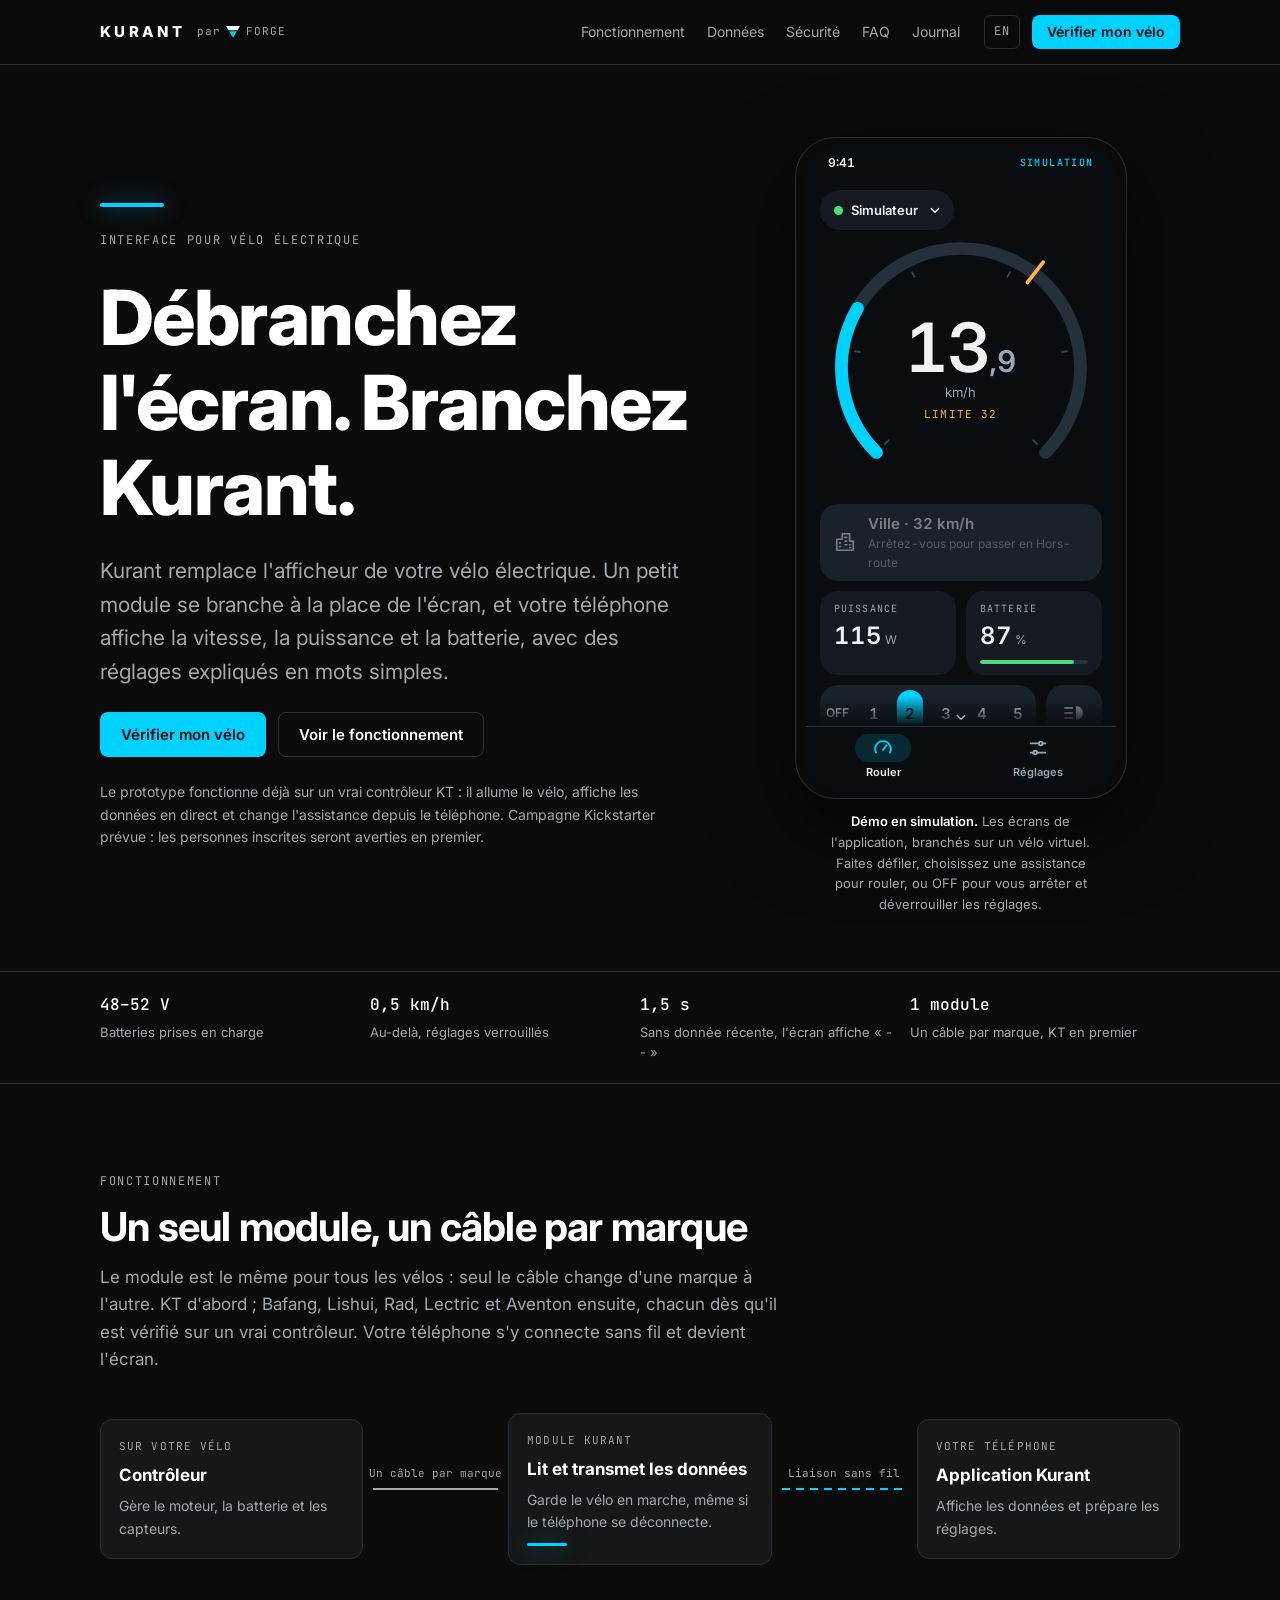
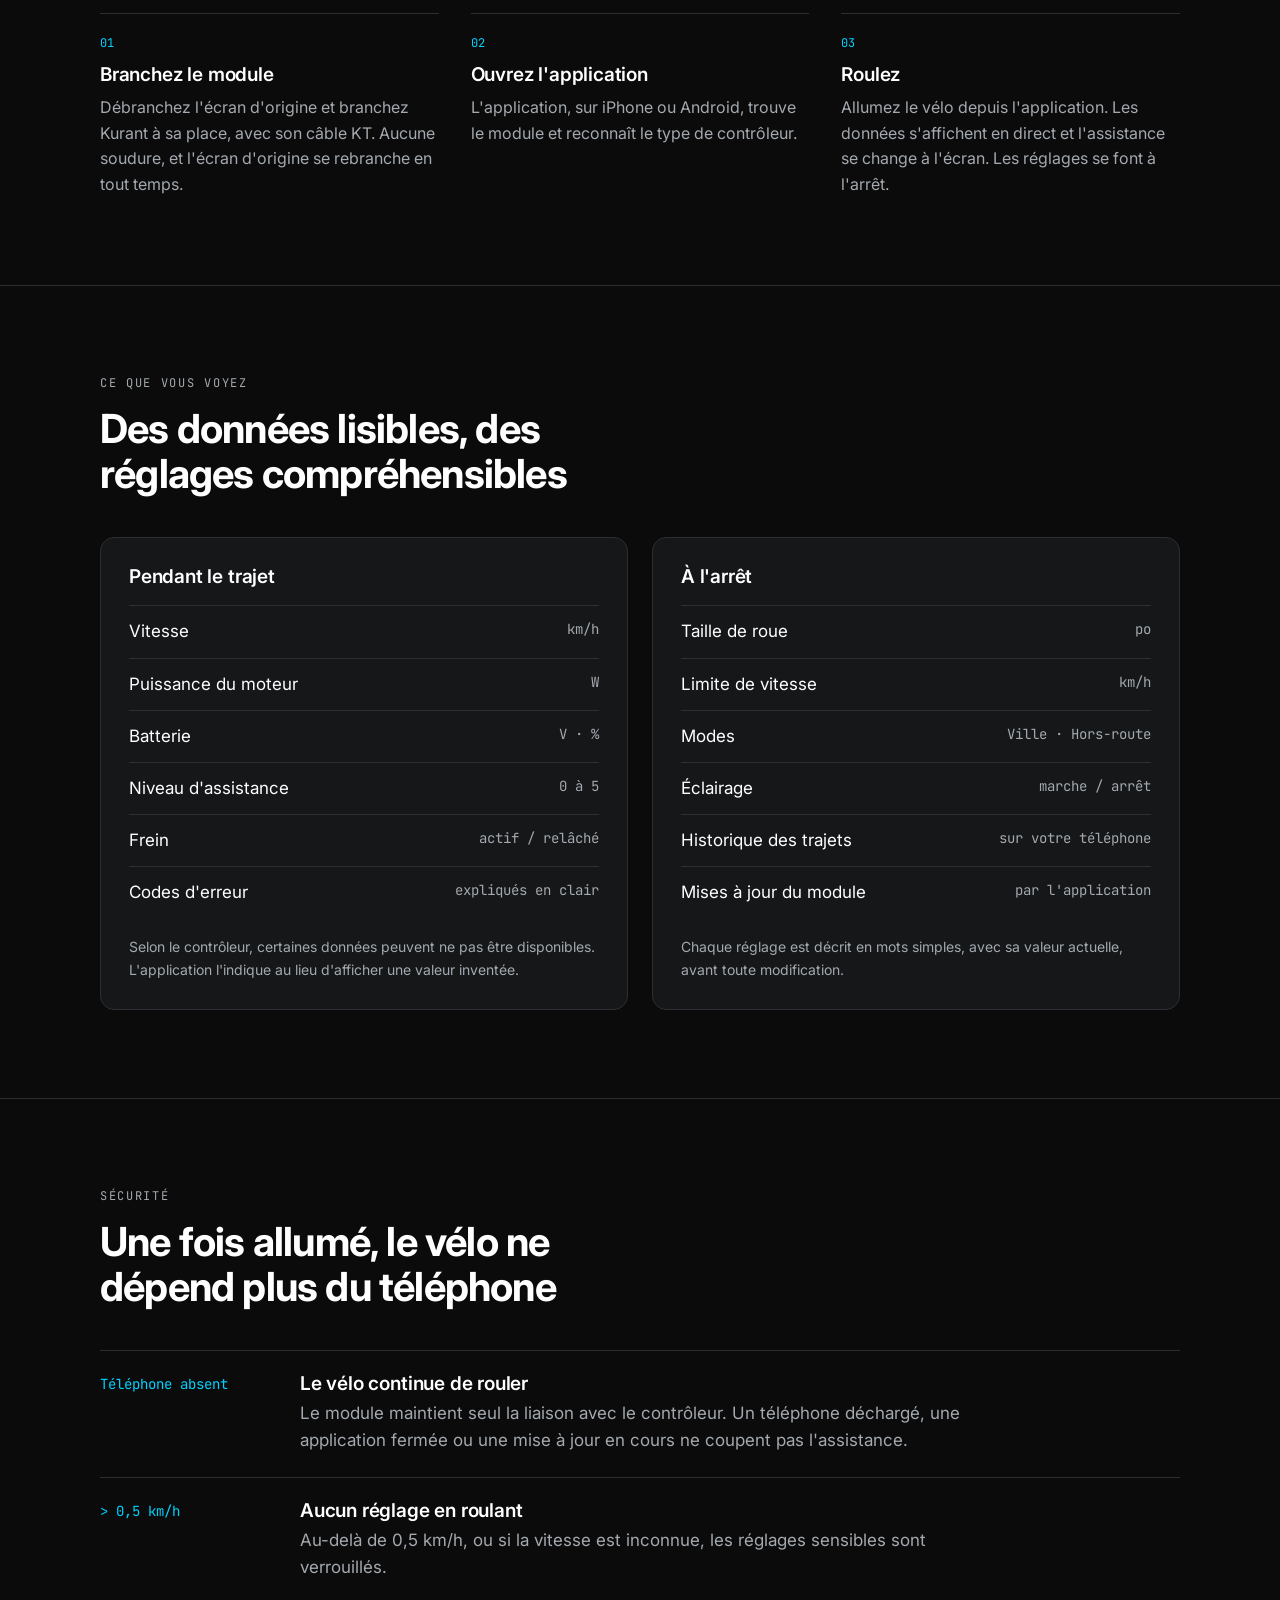
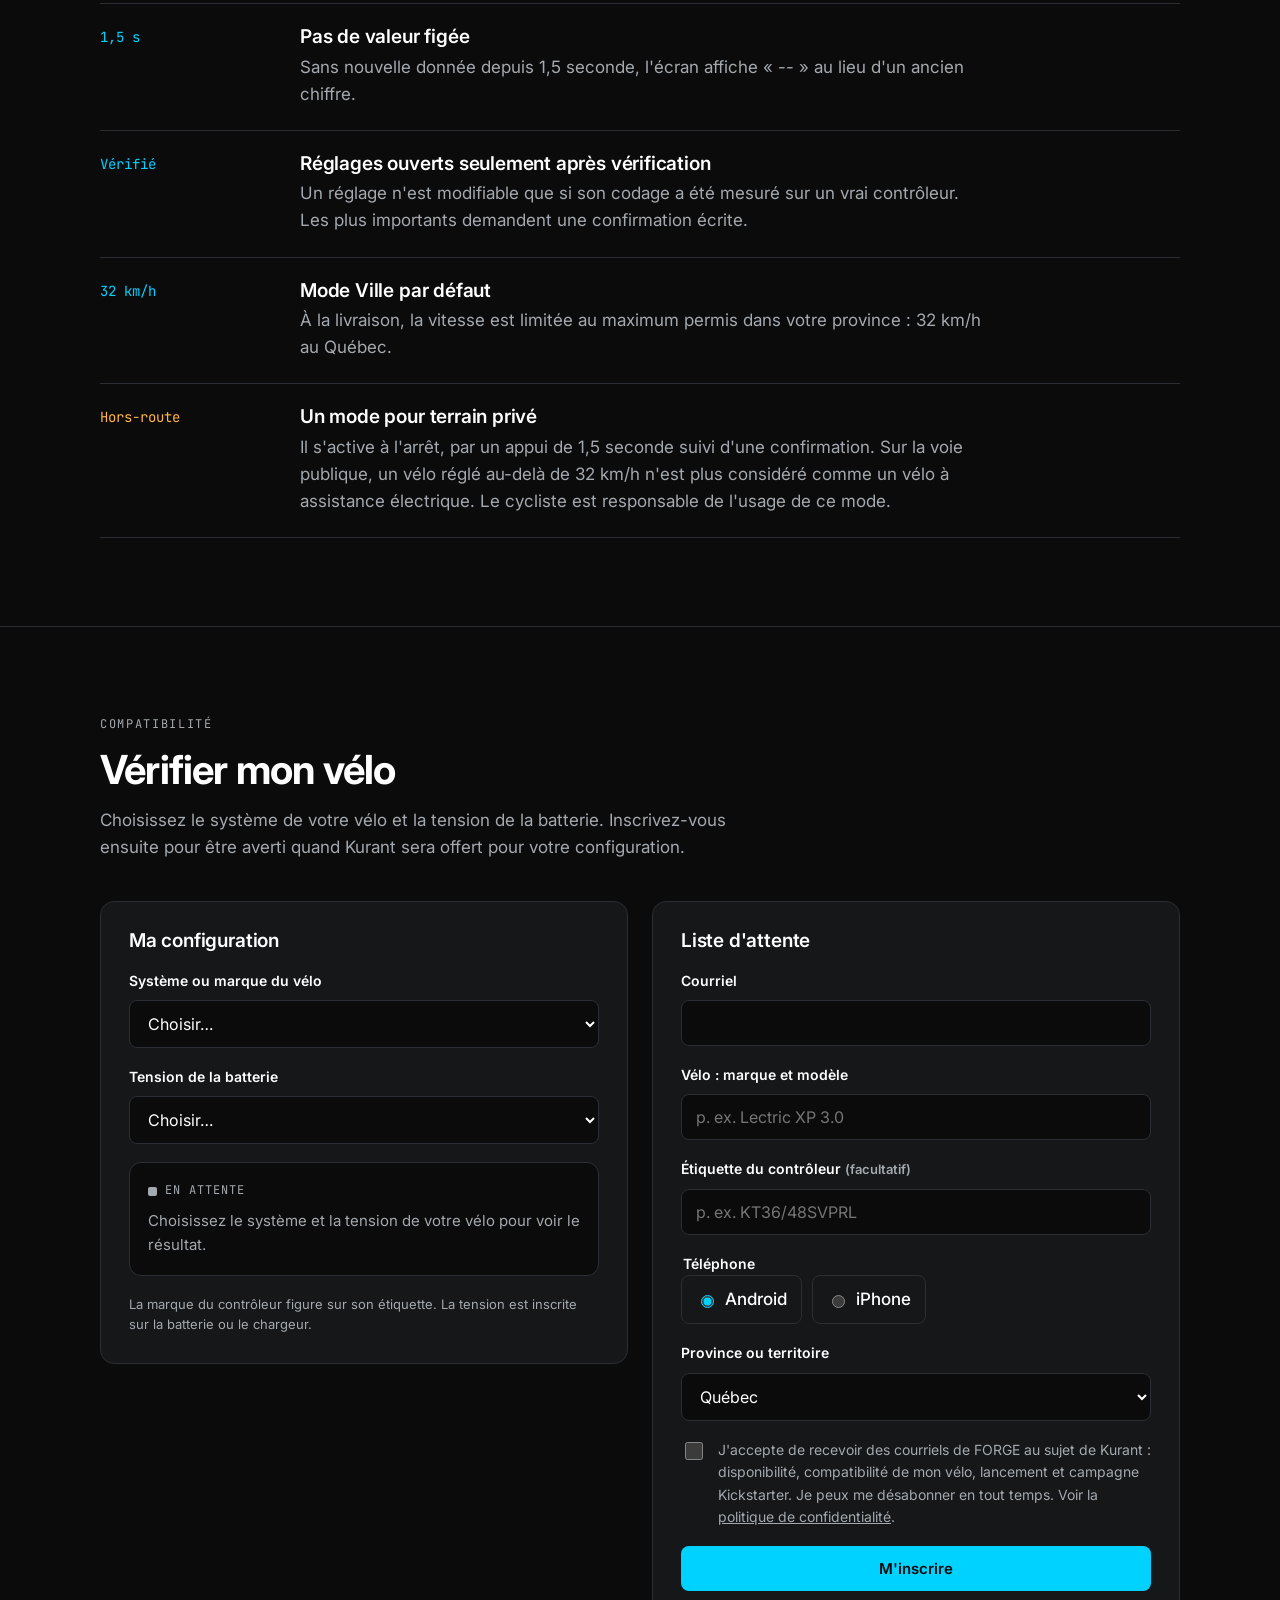
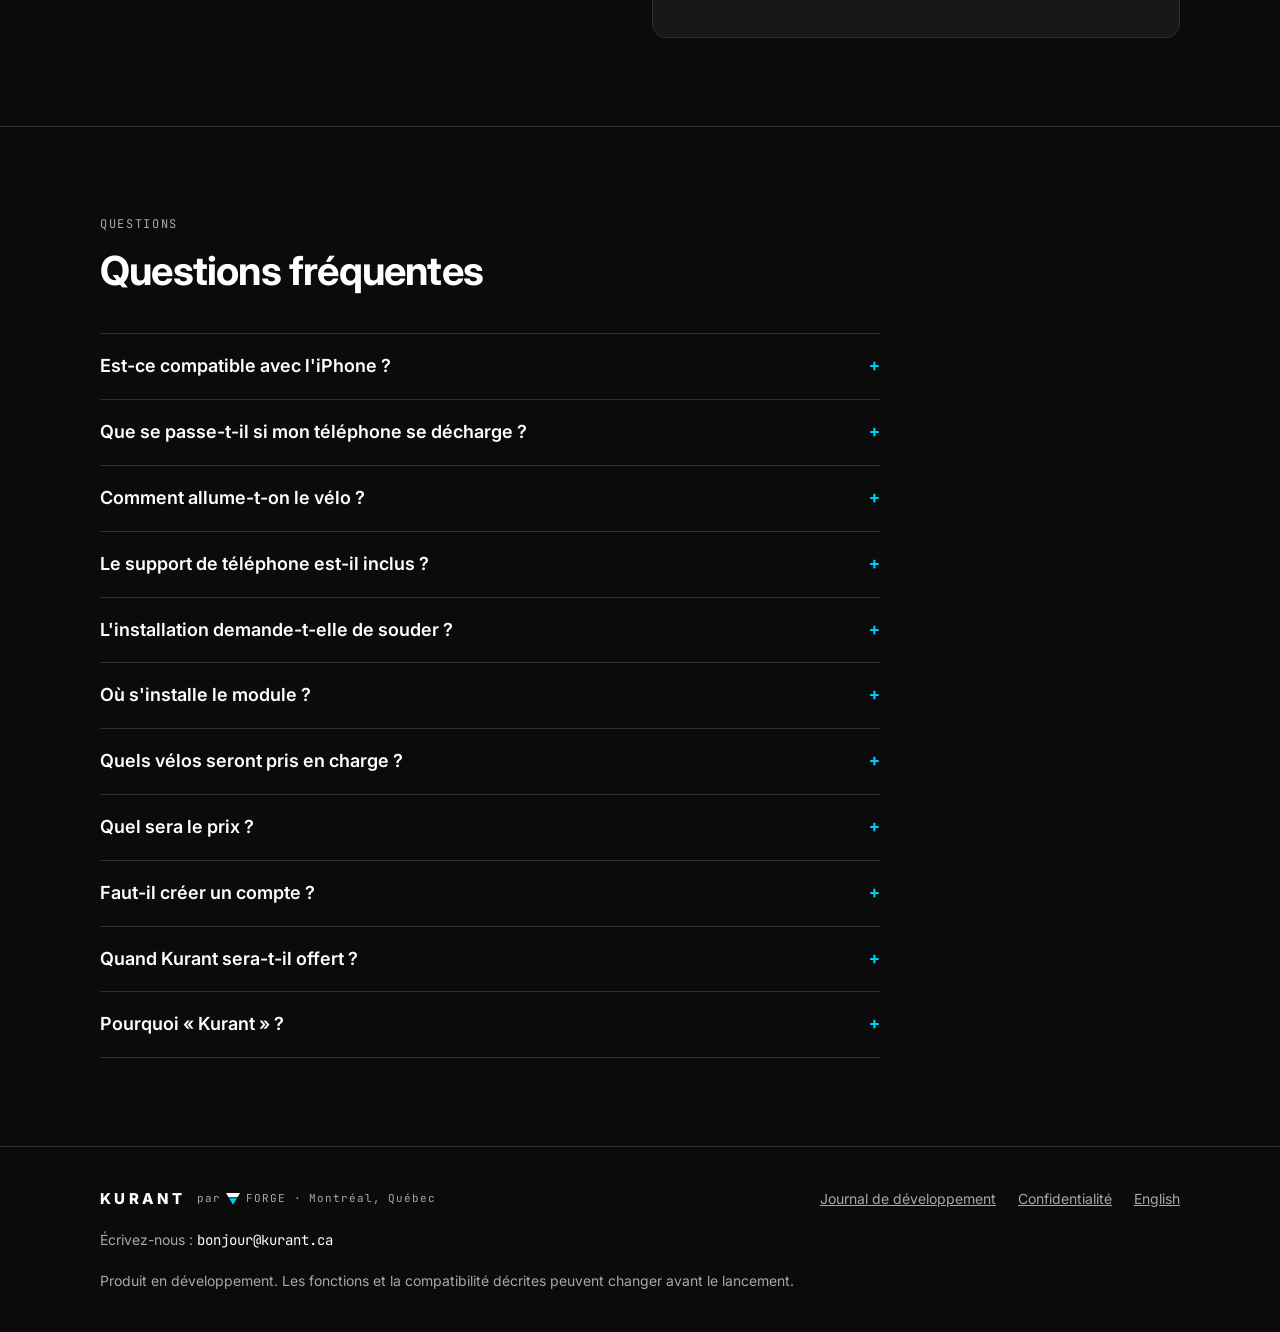
<file: index.html>
<!doctype html>
<html lang="fr-CA">
<head>
<meta charset="utf-8">
<meta name="viewport" content="width=device-width, initial-scale=1, viewport-fit=cover">
<title>Kurant · Votre téléphone devient l'écran de votre vélo électrique</title>
<link rel="canonical" href="https://kurant.ca/">
<meta name="theme-color" content="#0B0B0C">
<meta property="og:type" content="website">
<meta property="og:site_name" content="Kurant">
<meta property="og:title" content="Kurant · Votre téléphone devient l'écran de votre vélo électrique">
<meta property="og:description" content="Kurant remplace l'afficheur de votre vélo électrique : votre téléphone affiche la vitesse, la puissance et la batterie. Vérifiez la compatibilité de votre vélo.">
<meta property="og:url" content="https://kurant.ca/">
<meta property="og:image" content="https://kurant.ca/assets/og-fr.png">
<meta property="og:image:width" content="1200">
<meta property="og:image:height" content="630">
<meta property="og:locale" content="fr_CA">
<meta property="og:locale:alternate" content="en_CA">
<meta name="twitter:card" content="summary_large_image">
<meta name="description" content="Kurant remplace l'afficheur de votre vélo électrique : votre téléphone affiche la vitesse, la puissance et la batterie. Vérifiez la compatibilité de votre vélo.">
<link rel="alternate" hreflang="fr-CA" href="https://kurant.ca/">
<link rel="alternate" hreflang="en-CA" href="https://kurant.ca/en/">
<link rel="icon" href="data:image/svg+xml,%3Csvg xmlns='http://www.w3.org/2000/svg' viewBox='0 0 100 100'%3E%3Crect width='100' height='100' rx='20' fill='%230B0B0C'/%3E%3Cpath d='M14 18H86L73 40H27Z' fill='white'/%3E%3Cpath d='M31 47H69L50 79Z' fill='%2300D2FF'/%3E%3C/svg%3E">
<link rel="preconnect" href="https://fonts.googleapis.com">
<link rel="preconnect" href="https://fonts.gstatic.com" crossorigin>
<link rel="stylesheet" href="https://fonts.googleapis.com/css2?family=Inter:wght@400;500;600;700;800&amp;family=JetBrains+Mono:wght@400;500&amp;display=swap">
<link rel="stylesheet" href="assets/site.css">
<link rel="stylesheet" href="assets/demo.css">
</head>
<body>
<a class="skip" href="#contenu">Aller au contenu</a>

<header class="top">
  <div class="wrap">
    <a class="brand" href="index.html" aria-label="Kurant, accueil">
      <span class="brand-word">KURANT</span>
      <span class="brand-by">par
        <svg class="forge-mark" viewBox="0 0 100 84" aria-hidden="true"><path class="a" d="M0 0H100L82 30H18Z"/><path class="b" d="M22.8 38H77.2L50 83.3Z"/></svg>
        FORGE</span>
    </a>
    <nav class="nav" aria-label="Sections">
      <a href="#fonctionnement">Fonctionnement</a>
      <a href="#donnees">Données</a>
      <a href="#securite">Sécurité</a>
      <a href="#faq">FAQ</a>
      <a href="journal/index.html">Journal</a>
    </nav>
    <div class="top-actions">
      <a class="lang" href="en/index.html" lang="en" hreflang="en">EN</a>
      <a class="btn btn-primary btn-sm" href="#verifier">Vérifier mon vélo</a>
    </div>
  </div>
</header>

<main id="contenu" data-lang="fr">

  <section class="hero">
    <div class="wrap">
      <div class="hero-copy">
        <span class="slit" aria-hidden="true"></span>
        <p class="eyebrow">Interface pour vélo électrique</p>
        <h1>Débranchez l'écran. Branchez Kurant.</h1>
        <p class="lede">Kurant remplace l'afficheur de votre vélo électrique. Un petit module se branche à la place de l'écran, et votre téléphone affiche la vitesse, la puissance et la batterie, avec des réglages expliqués en mots simples.</p>
        <div class="hero-ctas">
          <a class="btn btn-primary" href="#verifier">Vérifier mon vélo</a>
          <a class="btn btn-ghost" href="#fonctionnement">Voir le fonctionnement</a>
        </div>
        <p class="hero-note">Le prototype fonctionne déjà sur un vrai contrôleur KT : il allume le vélo, affiche les données en direct et change l'assistance depuis le téléphone. Campagne Kickstarter prévue : les personnes inscrites seront averties en premier.</p>
      </div>

      <figure class="device">
        <div class="phone" data-demo>
          <div class="screen">
            <div class="screen-top"><span class="screen-brand">KURANT</span><span class="live">Connecté</span></div>
            <div class="speed"><b>24,6</b><span>km/h</span></div>
            <div class="tiles">
              <div class="tile"><small>Batterie</small><b>78 %</b></div>
              <div class="tile"><small>Assist.</small><b>2</b></div>
              <div class="tile"><small>Puiss.</small><b>312 W</b></div>
            </div>
            <div class="mode"><span>Mode Ville</span><span>32 km/h max</span></div>
            <p class="screen-foot">Réglages à l'arrêt</p>
          </div>
        </div>
        <figcaption class="demo-hint"><b>Démo en simulation.</b> Les écrans de l'application, branchés sur un vélo virtuel. Faites défiler, choisissez une assistance pour rouler, ou OFF pour vous arrêter et déverrouiller les réglages.</figcaption>
      </figure>
    </div>
  </section>

  <section class="facts" aria-label="Repères techniques">
    <div class="wrap">
      <div class="fact"><b>48–52 V</b><span>Batteries prises en charge</span></div>
      <div class="fact"><b>0,5 km/h</b><span>Au-delà, réglages verrouillés</span></div>
      <div class="fact"><b>1,5 s</b><span>Sans donnée récente, l'écran affiche « -- »</span></div>
      <div class="fact"><b>1 module</b><span>Un câble par marque, KT en premier</span></div>
    </div>
  </section>

  <section class="section" id="fonctionnement">
    <div class="wrap">
      <div class="section-head">
        <p class="eyebrow">Fonctionnement</p>
        <h2>Un seul module, un câble par marque</h2>
        <p>Le module est le même pour tous les vélos : seul le câble change d'une marque à l'autre. KT d'abord ; Bafang, Lishui, Rad, Lectric et Aventon ensuite, chacun dès qu'il est vérifié sur un vrai contrôleur. Votre téléphone s'y connecte sans fil et devient l'écran.</p>
      </div>

      <div class="flow">
        <div class="node">
          <small>Sur votre vélo</small>
          <b>Contrôleur</b>
          <p>Gère le moteur, la batterie et les capteurs.</p>
        </div>
        <div class="link" aria-hidden="true"><span>Un câble par marque</span></div>
        <div class="node">
          <small>Module Kurant</small>
          <b>Lit et transmet les données</b>
          <p>Garde le vélo en marche, même si le téléphone se déconnecte.</p>
          <span class="slit" aria-hidden="true"></span>
        </div>
        <div class="link wireless" aria-hidden="true"><span>Liaison sans fil</span></div>
        <div class="node">
          <small>Votre téléphone</small>
          <b>Application Kurant</b>
          <p>Affiche les données et prépare les réglages.</p>
        </div>
      </div>

      <ol class="steps">
        <li><h3>Branchez le module</h3><p>Débranchez l'écran d'origine et branchez Kurant à sa place, avec son câble KT. Aucune soudure, et l'écran d'origine se rebranche en tout temps.</p></li>
        <li><h3>Ouvrez l'application</h3><p>L'application, sur iPhone ou Android, trouve le module et reconnaît le type de contrôleur.</p></li>
        <li><h3>Roulez</h3><p>Allumez le vélo depuis l'application. Les données s'affichent en direct et l'assistance se change à l'écran. Les réglages se font à l'arrêt.</p></li>
      </ol>
    </div>
  </section>

  <section class="section" id="donnees">
    <div class="wrap">
      <div class="section-head">
        <p class="eyebrow">Ce que vous voyez</p>
        <h2>Des données lisibles, des réglages compréhensibles</h2>
      </div>
      <div class="split">
        <div class="panel">
          <h3>Pendant le trajet</h3>
          <dl class="spec">
            <div><dt>Vitesse</dt><dd>km/h</dd></div>
            <div><dt>Puissance du moteur</dt><dd>W</dd></div>
            <div><dt>Batterie</dt><dd>V · %</dd></div>
            <div><dt>Niveau d'assistance</dt><dd>0 à 5</dd></div>
            <div><dt>Frein</dt><dd>actif / relâché</dd></div>
            <div><dt>Codes d'erreur</dt><dd>expliqués en clair</dd></div>
          </dl>
          <p class="panel-note">Selon le contrôleur, certaines données peuvent ne pas être disponibles. L'application l'indique au lieu d'afficher une valeur inventée.</p>
        </div>
        <div class="panel">
          <h3>À l'arrêt</h3>
          <dl class="spec">
            <div><dt>Taille de roue</dt><dd>po</dd></div>
            <div><dt>Limite de vitesse</dt><dd>km/h</dd></div>
            <div><dt>Modes</dt><dd>Ville · Hors-route</dd></div>
            <div><dt>Éclairage</dt><dd>marche / arrêt</dd></div>
            <div><dt>Historique des trajets</dt><dd>sur votre téléphone</dd></div>
            <div><dt>Mises à jour du module</dt><dd>par l'application</dd></div>
          </dl>
          <p class="panel-note">Chaque réglage est décrit en mots simples, avec sa valeur actuelle, avant toute modification.</p>
        </div>
      </div>
    </div>
  </section>

  <section class="section" id="securite">
    <div class="wrap">
      <div class="section-head">
        <p class="eyebrow">Sécurité</p>
        <h2>Une fois allumé, le vélo ne dépend plus du téléphone</h2>
      </div>
      <ul class="rules">
        <li><span class="rule-key">Téléphone absent</span><div><h3>Le vélo continue de rouler</h3><p>Le module maintient seul la liaison avec le contrôleur. Un téléphone déchargé, une application fermée ou une mise à jour en cours ne coupent pas l'assistance.</p></div></li>
        <li><span class="rule-key">&gt; 0,5 km/h</span><div><h3>Aucun réglage en roulant</h3><p>Au-delà de 0,5 km/h, ou si la vitesse est inconnue, les réglages sensibles sont verrouillés.</p></div></li>
        <li><span class="rule-key">1,5 s</span><div><h3>Pas de valeur figée</h3><p>Sans nouvelle donnée depuis 1,5 seconde, l'écran affiche « -- » au lieu d'un ancien chiffre.</p></div></li>
        <li><span class="rule-key">Vérifié</span><div><h3>Réglages ouverts seulement après vérification</h3><p>Un réglage n'est modifiable que si son codage a été mesuré sur un vrai contrôleur. Les plus importants demandent une confirmation écrite.</p></div></li>
        <li><span class="rule-key">32 km/h</span><div><h3>Mode Ville par défaut</h3><p>À la livraison, la vitesse est limitée au maximum permis dans votre province : 32 km/h au Québec.</p></div></li>
        <li><span class="rule-key warn">Hors-route</span><div><h3>Un mode pour terrain privé</h3><p>Il s'active à l'arrêt, par un appui de 1,5 seconde suivi d'une confirmation. Sur la voie publique, un vélo réglé au-delà de 32 km/h n'est plus considéré comme un vélo à assistance électrique. Le cycliste est responsable de l'usage de ce mode.</p></div></li>
      </ul>
    </div>
  </section>

  <section class="section" id="verifier">
    <div class="wrap">
      <div class="section-head">
        <p class="eyebrow">Compatibilité</p>
        <h2>Vérifier mon vélo</h2>
        <p>Choisissez le système de votre vélo et la tension de la batterie. Inscrivez-vous ensuite pour être averti quand Kurant sera offert pour votre configuration.</p>
      </div>

      <div class="check-grid">
        <div class="panel">
          <h3>Ma configuration</h3>
          <div class="field">
            <label for="chk-family">Système ou marque du vélo</label>
            <select id="chk-family" name="family"></select>
          </div>
          <div class="field">
            <label for="chk-volt">Tension de la batterie</label>
            <select id="chk-volt" name="voltage"></select>
          </div>
          <div class="result" aria-live="polite">
            <span id="chk-chip" class="chip idle">En attente</span>
            <p id="chk-text">Choisissez le système et la tension de votre vélo pour voir le résultat.</p>
          </div>
          <p class="hint">La marque du contrôleur figure sur son étiquette. La tension est inscrite sur la batterie ou le chargeur.</p>
        </div>

        <form class="panel" id="waitlist" novalidate data-consent-version="2026-10-08b">
          <h3>Liste d'attente</h3>
          <div class="field">
            <label for="wl-email">Courriel</label>
            <input id="wl-email" name="email" type="email" autocomplete="email" required>
          </div>
          <div class="field">
            <label for="wl-bike">Vélo : marque et modèle</label>
            <input id="wl-bike" name="bike" type="text" placeholder="p. ex. Lectric XP 3.0" maxlength="120">
          </div>
          <div class="field">
            <label for="wl-label">Étiquette du contrôleur <span class="hint">(facultatif)</span></label>
            <input id="wl-label" name="controller_label" type="text" placeholder="p. ex. KT36/48SVPRL" maxlength="120">
          </div>
          <fieldset>
            <legend class="legend">Téléphone</legend>
            <div class="radios">
              <label class="radio"><input type="radio" id="wl-android" name="phone" value="android" checked> Android</label>
              <label class="radio"><input type="radio" id="wl-ios" name="phone" value="ios"> iPhone</label>
            </div>
          </fieldset>
          <div class="field">
            <label for="wl-province">Province ou territoire</label>
            <select id="wl-province" name="province">
              <option value="QC" selected>Québec</option>
              <option value="ON">Ontario</option>
              <option value="BC">Colombie-Britannique</option>
              <option value="AB">Alberta</option>
              <option value="MB">Manitoba</option>
              <option value="SK">Saskatchewan</option>
              <option value="NS">Nouvelle-Écosse</option>
              <option value="NB">Nouveau-Brunswick</option>
              <option value="NL">Terre-Neuve-et-Labrador</option>
              <option value="PE">Île-du-Prince-Édouard</option>
              <option value="YT">Yukon</option>
              <option value="NT">Territoires du Nord-Ouest</option>
              <option value="NU">Nunavut</option>
              <option value="XX">Hors du Canada</option>
            </select>
          </div>
          <label class="consent" for="wl-consent">
            <input id="wl-consent" name="consent" type="checkbox">
            <span>J'accepte de recevoir des courriels de FORGE au sujet de Kurant : disponibilité, compatibilité de mon vélo, lancement et campagne Kickstarter. Je peux me désabonner en tout temps. Voir la <a href="confidentialite/index.html">politique de confidentialité</a>.</span>
          </label>
          <div class="hp" aria-hidden="true"><label for="wl-website">Site web</label><input id="wl-website" name="website" type="text" tabindex="-1" autocomplete="off"></div>
          <button class="btn btn-primary" type="submit">M'inscrire</button>
          <p id="form-msg" class="form-msg" role="status"></p>
        </form>
      </div>
    </div>
  </section>

  <section class="section" id="faq">
    <div class="wrap">
      <div class="section-head">
        <p class="eyebrow">Questions</p>
        <h2>Questions fréquentes</h2>
      </div>
      <div class="faq">
        <details><summary>Est-ce compatible avec l'iPhone ?</summary><p>Oui. L'application sera offerte gratuitement sur iPhone et sur Android, sans compte.</p></details>
        <details><summary>Que se passe-t-il si mon téléphone se décharge ?</summary><p>En route, le vélo continue de fonctionner avec l'assistance choisie ; vous perdez l'affichage jusqu'à la reconnexion. Si le téléphone est déchargé avant de partir, rebranchez l'écran d'origine : il se rebranche en quelques secondes, sans outil.</p></details>
        <details><summary>Comment allume-t-on le vélo ?</summary><p>Depuis l'application. Le module garde ensuite le vélo allumé, même si le téléphone se déconnecte.</p></details>
        <details><summary>Le support de téléphone est-il inclus ?</summary><p>Non : utilisez votre support de guidon. Un modèle avec recharge est recommandé pour les longues sorties.</p></details>
        <details><summary>L'installation demande-t-elle de souder ?</summary><p>Non. Kurant se branche sur le connecteur de l'écran d'origine, avec un câble adapté à votre contrôleur. Gardez l'écran d'origine : vous pouvez le rebrancher en tout temps.</p></details>
        <details><summary>Où s'installe le module ?</summary><p>Sur le guidon avant, à la place de l'écran d'origine, sur le même connecteur.</p></details>
        <details><summary>Quels vélos seront pris en charge ?</summary><p>Au lancement, les contrôleurs KT (écrans LCD3, LCD5, LCD8) sur batterie de 48 ou 52 V : ils sont vérifiés au banc. Bafang UART, Lishui, Rad Power Bikes, Lectric et Aventon (48 V) sont en développement ; les systèmes 36 V comme Shimano STEPS viendront plus tard. Réservez votre système à 1 $ sur Kickstarter : les plus réservés passent au banc en premier. Bosch n'est pas prévu : son système est fermé. Utilisez l'outil de vérification plus haut pour votre vélo.</p></details>
        <details><summary>Quel sera le prix ?</summary><p>Le prix prévu est de 159 $ CA, taxes en sus, module et application compris. Pendant la campagne Kickstarter : 119 $ pour les 100 premiers, puis 139 $. L'application ne demande aucun abonnement.</p></details>
        <details><summary>Faut-il créer un compte ?</summary><p>Non. L'application ne demande pas de compte, et l'historique des trajets reste sur votre téléphone.</p></details>
        <details><summary>Quand Kurant sera-t-il offert ?</summary><p>Le prototype fonctionne déjà sur un vrai contrôleur KT ; il reste à ajouter les profils des autres marques. Kurant sera lancé par une campagne Kickstarter, livrée au Canada environ six mois après sa fin : circuit et boîtier finaux, certification, puis production. La liste d'attente sera avertie en premier.</p></details>
        <details><summary>Pourquoi « Kurant » ?</summary><p>De « courant » : le courant électrique qui fait avancer votre vélo, et être au courant de tout ce qu'il fait.</p></details>
      </div>
    </div>
  </section>
</main>

<footer class="foot">
  <div class="wrap">
    <div class="foot-row">
      <span class="brand"><span class="brand-word">KURANT</span>
        <span class="brand-by">par
          <svg class="forge-mark" viewBox="0 0 100 84" aria-hidden="true"><path class="a" d="M0 0H100L82 30H18Z"/><path class="b" d="M22.8 38H77.2L50 83.3Z"/></svg>
          FORGE · Montréal, Québec</span></span>
      <div class="foot-links">
        <a href="journal/index.html">Journal de développement</a>
        <a href="confidentialite/index.html">Confidentialité</a>
        <a href="en/index.html" lang="en" hreflang="en">English</a>
      </div>
    </div>
    <p>Écrivez-nous : <span class="contact">bonjour@kurant.ca</span></p>
    <p>Produit en développement. Les fonctions et la compatibilité décrites peuvent changer avant le lancement.</p>
  </div>
</footer>

<script src="assets/compat.js" defer></script>
<script src="assets/site.js" defer></script>
<script src="assets/demo.js" defer></script>
<script src="assets/campaign.js" defer></script>
</body>
</html>
</file>
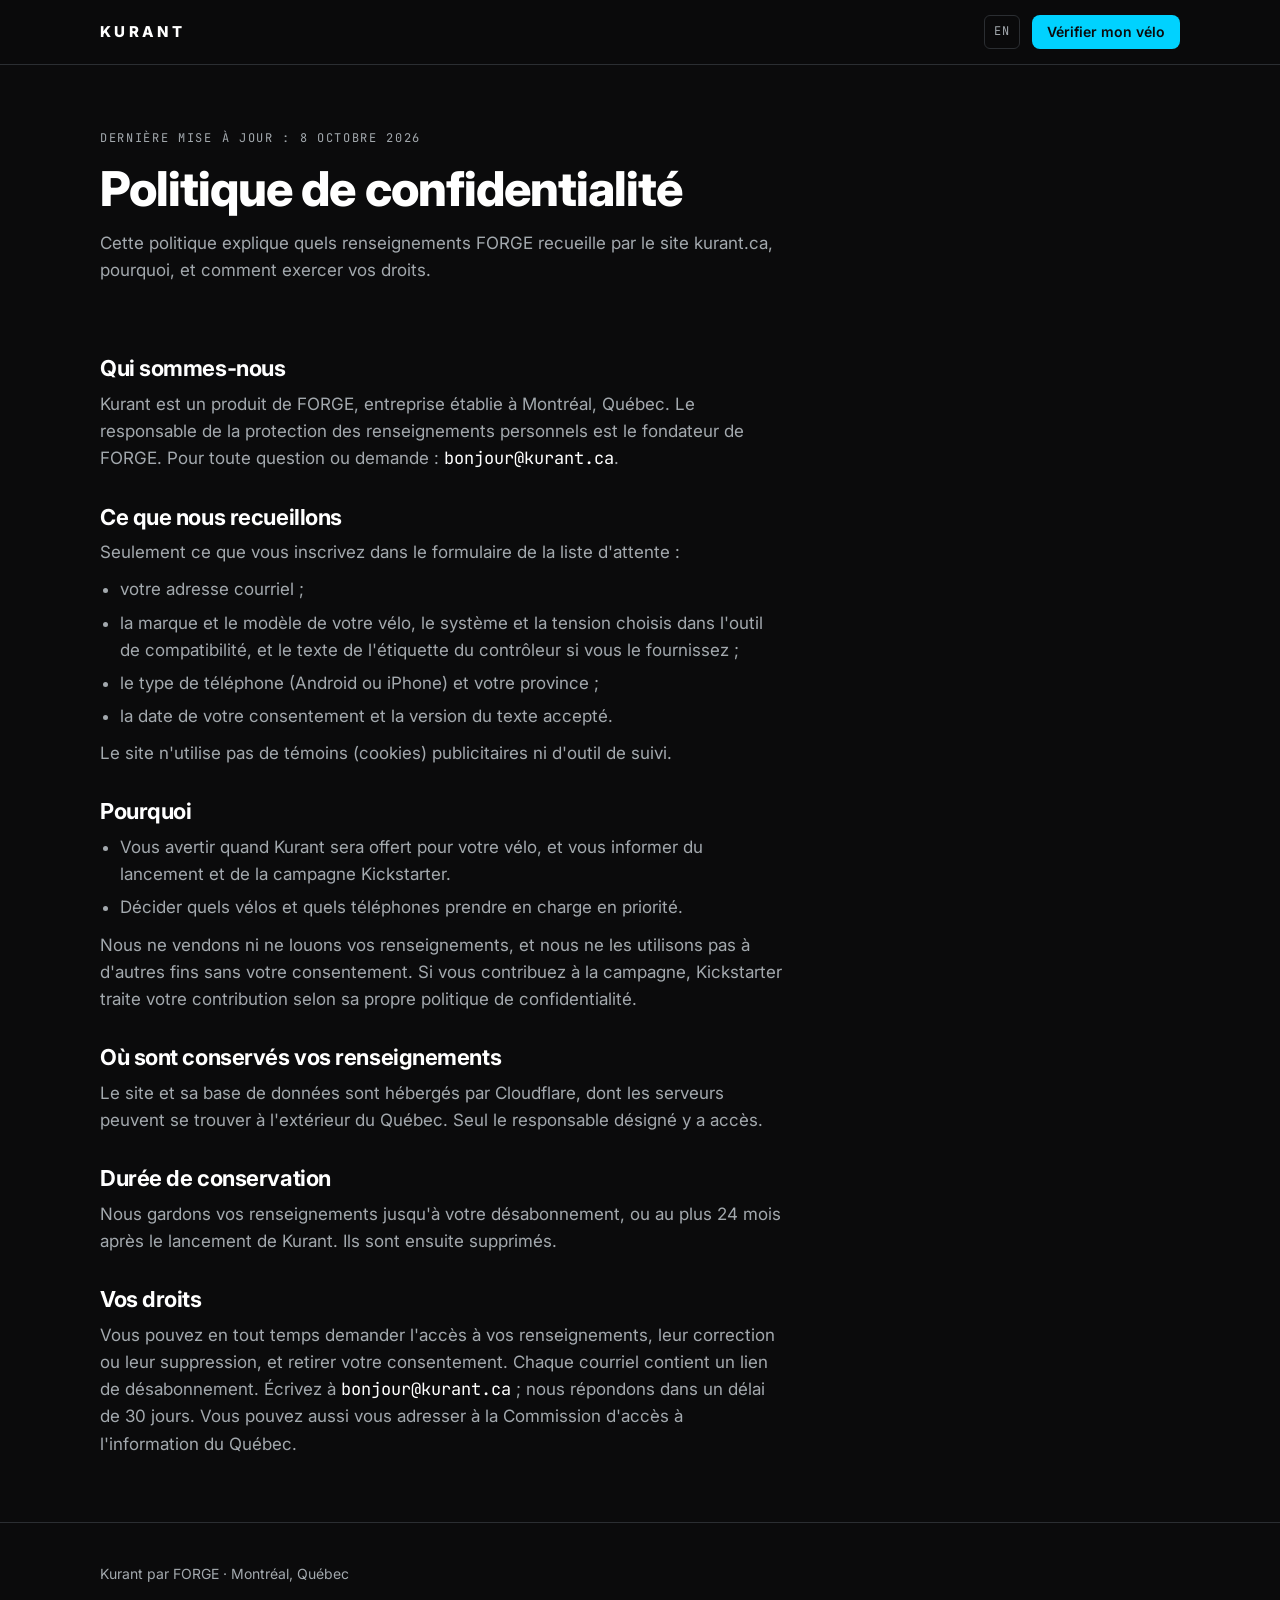
<file: confidentialite/index.html>
<!doctype html>
<html lang="fr-CA">
<head>
<meta charset="utf-8">
<meta name="viewport" content="width=device-width, initial-scale=1, viewport-fit=cover">
<title>Confidentialité – Kurant</title>
<link rel="canonical" href="https://kurant.ca/confidentialite/">
<link rel="alternate" hreflang="fr-CA" href="https://kurant.ca/confidentialite/">
<meta name="description" content="Comment FORGE recueille et utilise les renseignements de la liste d'attente Kurant.">
<link rel="alternate" hreflang="en-CA" href="https://kurant.ca/en/privacy/">
<link rel="icon" href="data:image/svg+xml,%3Csvg xmlns='http://www.w3.org/2000/svg' viewBox='0 0 100 100'%3E%3Crect width='100' height='100' rx='20' fill='%230B0B0C'/%3E%3Cpath d='M14 18H86L73 40H27Z' fill='white'/%3E%3Cpath d='M31 47H69L50 79Z' fill='%2300D2FF'/%3E%3C/svg%3E">
<link rel="stylesheet" href="https://fonts.googleapis.com/css2?family=Inter:wght@400;500;600;700;800&amp;family=JetBrains+Mono:wght@400;500&amp;display=swap">
<link rel="stylesheet" href="../assets/site.css">
</head>
<body>
<header class="top">
  <div class="wrap">
    <a class="brand" href="../index.html"><span class="brand-word">KURANT</span></a>
    <div class="top-actions" style="margin-left:auto">
      <a class="lang" href="../en/privacy/index.html" lang="en" hreflang="en">EN</a>
      <a class="btn btn-primary btn-sm" href="../index.html#verifier">Vérifier mon vélo</a>
    </div>
  </div>
</header>

<main class="wrap">
  <article class="legal">
    <header class="section-head">
      <p class="eyebrow">Dernière mise à jour : 8 octobre 2026</p>
      <h1 style="font-size:clamp(32px,5vw,48px)">Politique de confidentialité</h1>
      <p>Cette politique explique quels renseignements FORGE recueille par le site kurant.ca, pourquoi, et comment exercer vos droits.</p>
    </header>

    <section>
      <h2>Qui sommes-nous</h2>
      <p>Kurant est un produit de FORGE, entreprise établie à Montréal, Québec. Le responsable de la protection des renseignements personnels est le fondateur de FORGE. Pour toute question ou demande : <span class="contact">bonjour@kurant.ca</span>.</p>
    </section>

    <section>
      <h2>Ce que nous recueillons</h2>
      <p>Seulement ce que vous inscrivez dans le formulaire de la liste d'attente :</p>
      <ul>
        <li>votre adresse courriel ;</li>
        <li>la marque et le modèle de votre vélo, le système et la tension choisis dans l'outil de compatibilité, et le texte de l'étiquette du contrôleur si vous le fournissez ;</li>
        <li>le type de téléphone (Android ou iPhone) et votre province ;</li>
        <li>la date de votre consentement et la version du texte accepté.</li>
      </ul>
      <p>Le site n'utilise pas de témoins (cookies) publicitaires ni d'outil de suivi.</p>
    </section>

    <section>
      <h2>Pourquoi</h2>
      <ul>
        <li>Vous avertir quand Kurant sera offert pour votre vélo, et vous informer du lancement et de la campagne Kickstarter.</li>
        <li>Décider quels vélos et quels téléphones prendre en charge en priorité.</li>
      </ul>
      <p>Nous ne vendons ni ne louons vos renseignements, et nous ne les utilisons pas à d'autres fins sans votre consentement. Si vous contribuez à la campagne, Kickstarter traite votre contribution selon sa propre politique de confidentialité.</p>
    </section>

    <section>
      <h2>Où sont conservés vos renseignements</h2>
      <p>Le site et sa base de données sont hébergés par Cloudflare, dont les serveurs peuvent se trouver à l'extérieur du Québec. Seul le responsable désigné y a accès.</p>
    </section>

    <section>
      <h2>Durée de conservation</h2>
      <p>Nous gardons vos renseignements jusqu'à votre désabonnement, ou au plus 24 mois après le lancement de Kurant. Ils sont ensuite supprimés.</p>
    </section>

    <section>
      <h2>Vos droits</h2>
      <p>Vous pouvez en tout temps demander l'accès à vos renseignements, leur correction ou leur suppression, et retirer votre consentement. Chaque courriel contient un lien de désabonnement. Écrivez à <span class="contact">bonjour@kurant.ca</span> ; nous répondons dans un délai de 30 jours. Vous pouvez aussi vous adresser à la Commission d'accès à l'information du Québec.</p>
    </section>
  </article>
</main>

<footer class="foot">
  <div class="wrap">
    <p>Kurant par FORGE · Montréal, Québec</p>
  </div>
</footer>
</body>
</html>
</file>
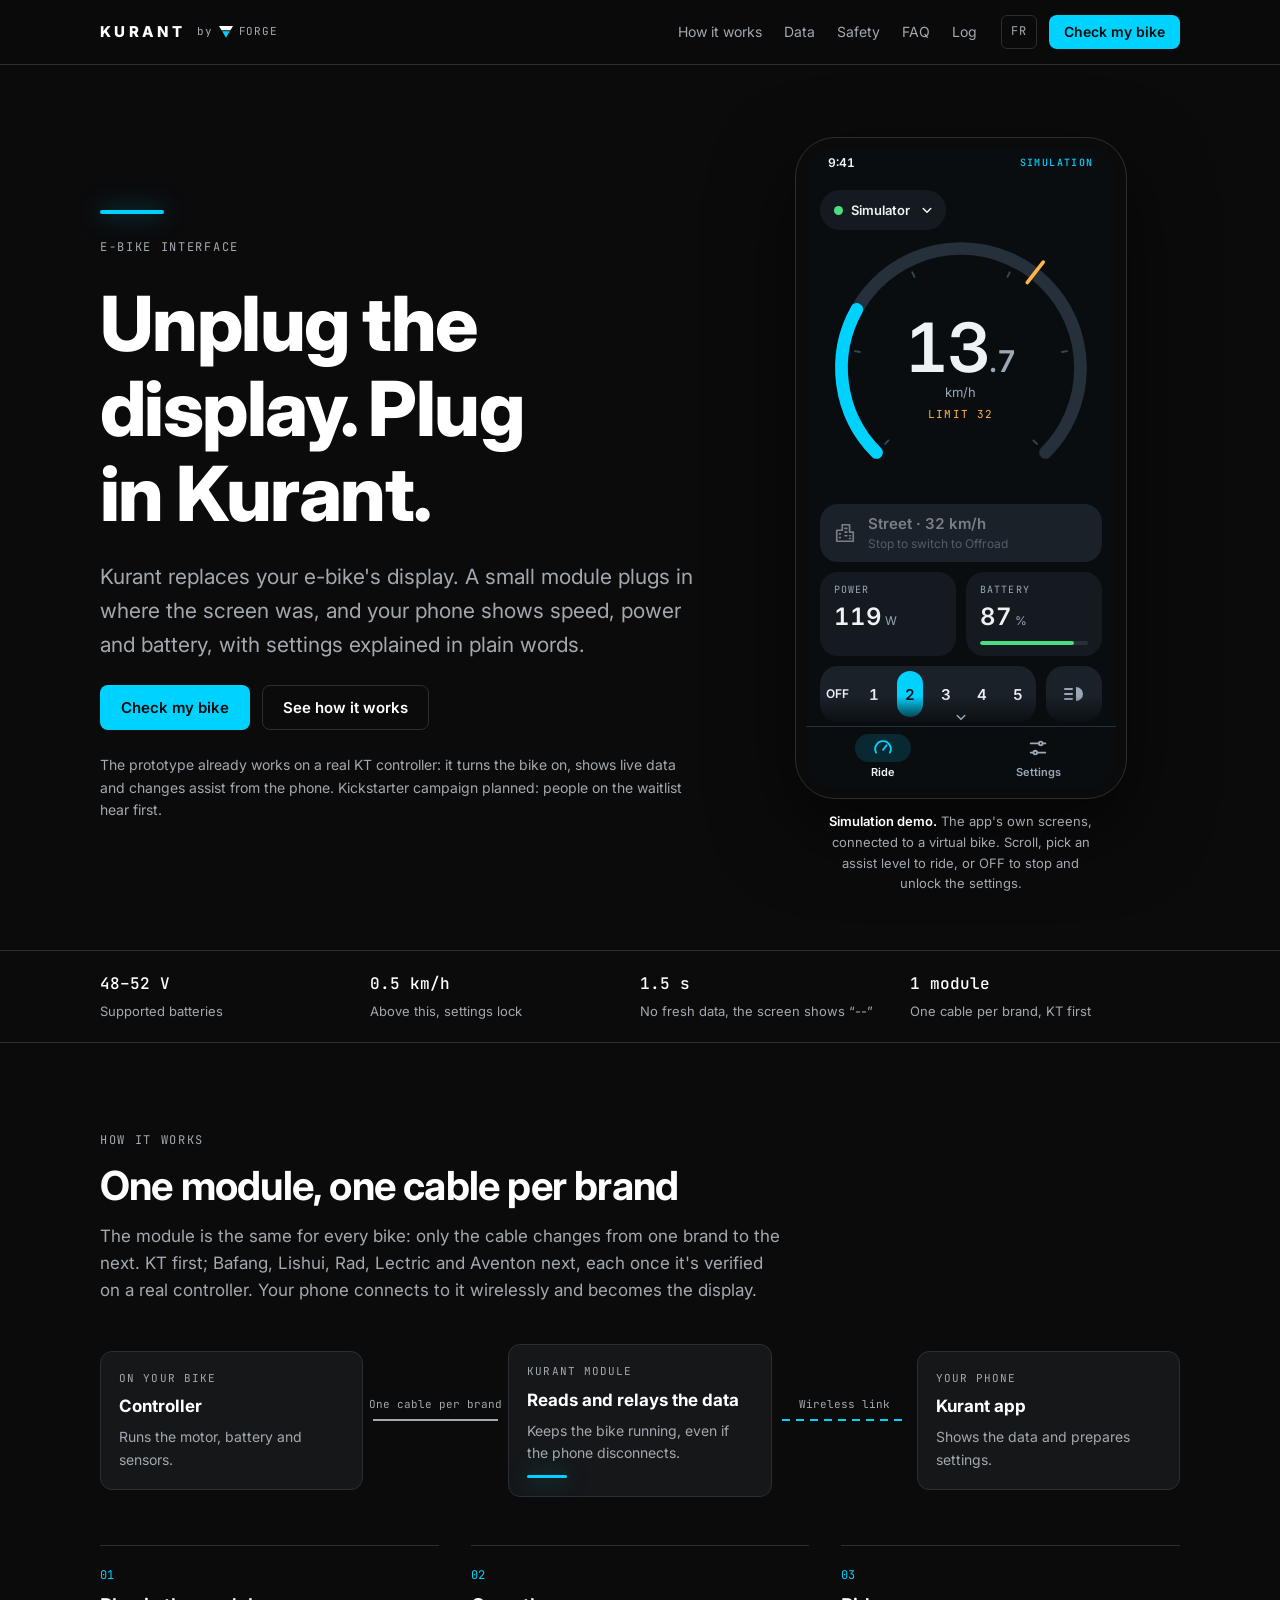
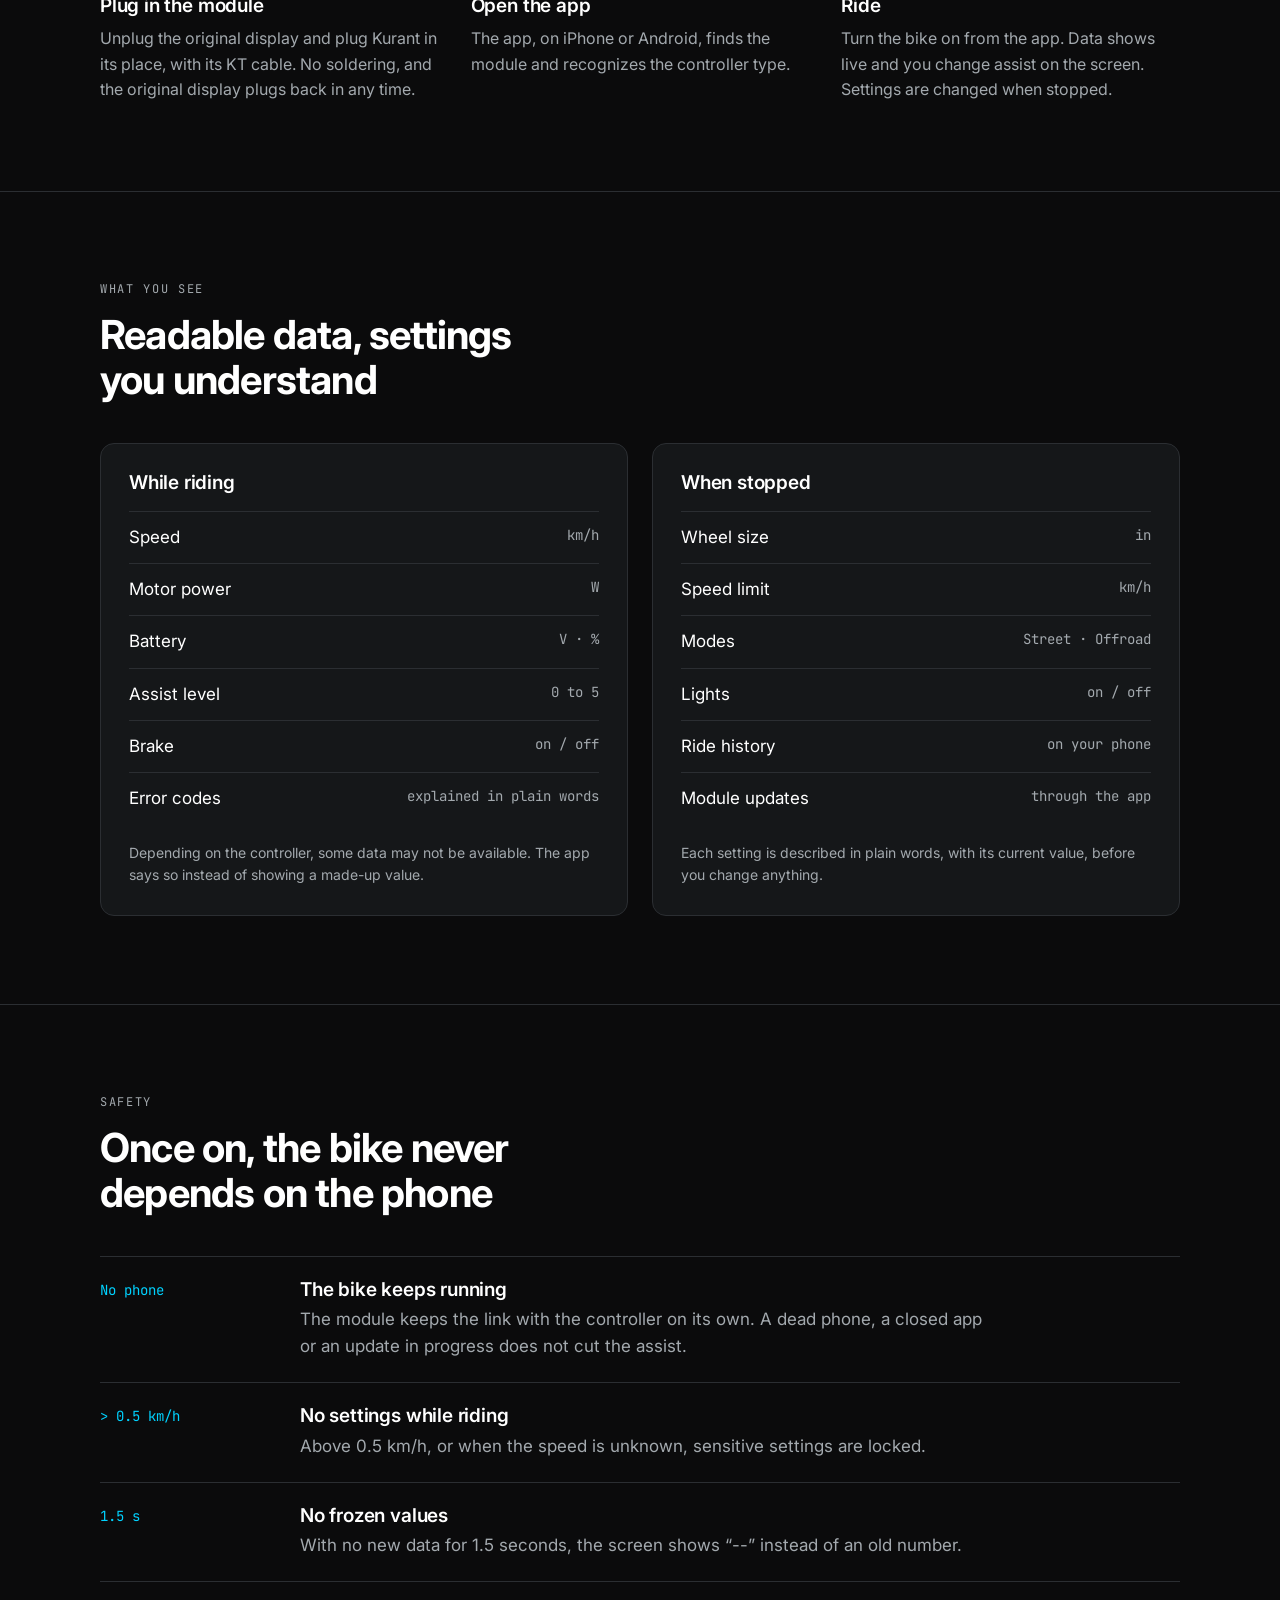
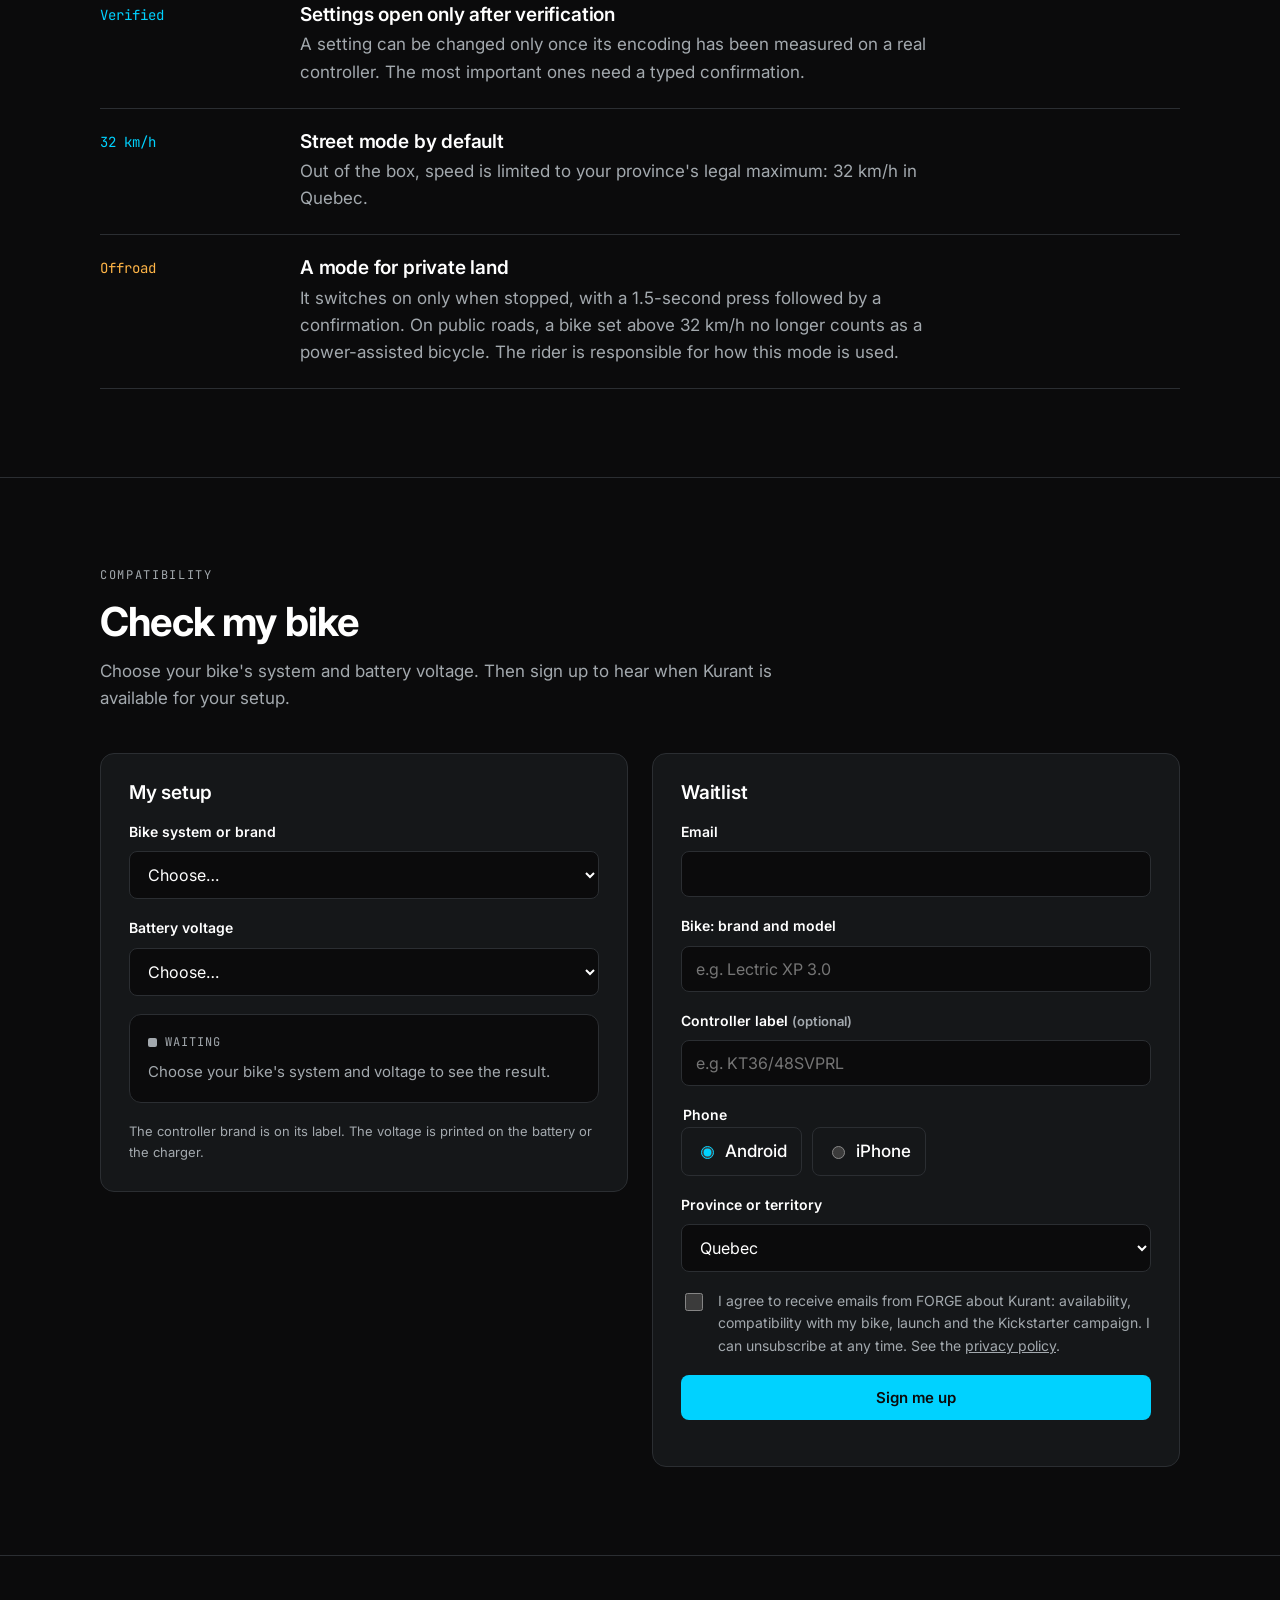
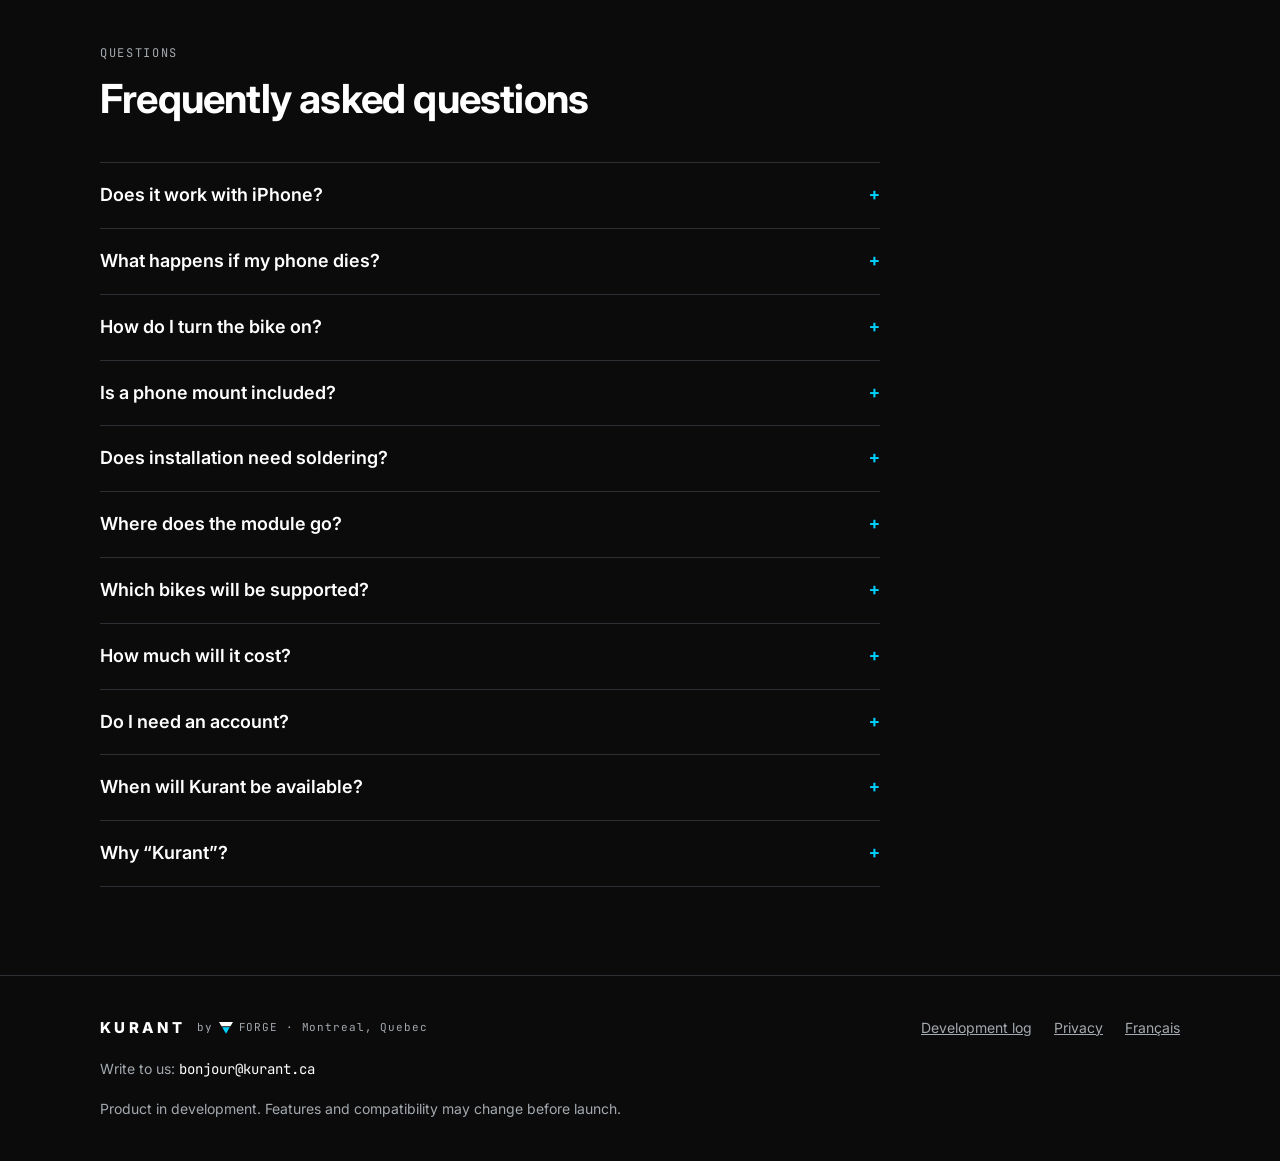
<file: en/index.html>
<!doctype html>
<html lang="en-CA">
<head>
<meta charset="utf-8">
<meta name="viewport" content="width=device-width, initial-scale=1, viewport-fit=cover">
<title>Kurant · Your phone becomes your e-bike's display</title>
<link rel="canonical" href="https://kurant.ca/en/">
<meta name="theme-color" content="#0B0B0C">
<meta property="og:type" content="website">
<meta property="og:site_name" content="Kurant">
<meta property="og:title" content="Kurant · Your phone becomes your e-bike's display">
<meta property="og:description" content="Kurant replaces your e-bike's display: your phone shows speed, power and battery. Check whether your bike is compatible.">
<meta property="og:url" content="https://kurant.ca/en/">
<meta property="og:image" content="https://kurant.ca/assets/og-en.png">
<meta property="og:image:width" content="1200">
<meta property="og:image:height" content="630">
<meta property="og:locale" content="en_CA">
<meta property="og:locale:alternate" content="fr_CA">
<meta name="twitter:card" content="summary_large_image">
<meta name="description" content="Kurant replaces your e-bike's display: your phone shows speed, power and battery. Check whether your bike is compatible.">
<link rel="alternate" hreflang="fr-CA" href="https://kurant.ca/">
<link rel="alternate" hreflang="en-CA" href="https://kurant.ca/en/">
<link rel="icon" href="data:image/svg+xml,%3Csvg xmlns='http://www.w3.org/2000/svg' viewBox='0 0 100 100'%3E%3Crect width='100' height='100' rx='20' fill='%230B0B0C'/%3E%3Cpath d='M14 18H86L73 40H27Z' fill='white'/%3E%3Cpath d='M31 47H69L50 79Z' fill='%2300D2FF'/%3E%3C/svg%3E">
<link rel="preconnect" href="https://fonts.googleapis.com">
<link rel="preconnect" href="https://fonts.gstatic.com" crossorigin>
<link rel="stylesheet" href="https://fonts.googleapis.com/css2?family=Inter:wght@400;500;600;700;800&amp;family=JetBrains+Mono:wght@400;500&amp;display=swap">
<link rel="stylesheet" href="../assets/site.css">
<link rel="stylesheet" href="../assets/demo.css">
</head>
<body>
<a class="skip" href="#content">Skip to content</a>

<header class="top">
  <div class="wrap">
    <a class="brand" href="index.html" aria-label="Kurant, home">
      <span class="brand-word">KURANT</span>
      <span class="brand-by">by
        <svg class="forge-mark" viewBox="0 0 100 84" aria-hidden="true"><path class="a" d="M0 0H100L82 30H18Z"/><path class="b" d="M22.8 38H77.2L50 83.3Z"/></svg>
        FORGE</span>
    </a>
    <nav class="nav" aria-label="Sections">
      <a href="#how-it-works">How it works</a>
      <a href="#data">Data</a>
      <a href="#safety">Safety</a>
      <a href="#faq">FAQ</a>
      <a href="journal/index.html">Log</a>
    </nav>
    <div class="top-actions">
      <a class="lang" href="../index.html" lang="fr" hreflang="fr">FR</a>
      <a class="btn btn-primary btn-sm" href="#check">Check my bike</a>
    </div>
  </div>
</header>

<main id="content" data-lang="en">

  <section class="hero">
    <div class="wrap">
      <div class="hero-copy">
        <span class="slit" aria-hidden="true"></span>
        <p class="eyebrow">E-bike interface</p>
        <h1>Unplug the display. Plug in Kurant.</h1>
        <p class="lede">Kurant replaces your e-bike's display. A small module plugs in where the screen was, and your phone shows speed, power and battery, with settings explained in plain words.</p>
        <div class="hero-ctas">
          <a class="btn btn-primary" href="#check">Check my bike</a>
          <a class="btn btn-ghost" href="#how-it-works">See how it works</a>
        </div>
        <p class="hero-note">The prototype already works on a real KT controller: it turns the bike on, shows live data and changes assist from the phone. Kickstarter campaign planned: people on the waitlist hear first.</p>
      </div>

      <figure class="device">
        <div class="phone" data-demo>
          <div class="screen">
            <div class="screen-top"><span class="screen-brand">KURANT</span><span class="live">Connected</span></div>
            <div class="speed"><b>24.6</b><span>km/h</span></div>
            <div class="tiles">
              <div class="tile"><small>Battery</small><b>78%</b></div>
              <div class="tile"><small>Assist</small><b>2</b></div>
              <div class="tile"><small>Power</small><b>312 W</b></div>
            </div>
            <div class="mode"><span>Street mode</span><span>32 km/h max</span></div>
            <p class="screen-foot">Settings when stopped</p>
          </div>
        </div>
        <figcaption class="demo-hint"><b>Simulation demo.</b> The app's own screens, connected to a virtual bike. Scroll, pick an assist level to ride, or OFF to stop and unlock the settings.</figcaption>
      </figure>
    </div>
  </section>

  <section class="facts" aria-label="Key figures">
    <div class="wrap">
      <div class="fact"><b>48–52 V</b><span>Supported batteries</span></div>
      <div class="fact"><b>0.5 km/h</b><span>Above this, settings lock</span></div>
      <div class="fact"><b>1.5 s</b><span>No fresh data, the screen shows “--”</span></div>
      <div class="fact"><b>1 module</b><span>One cable per brand, KT first</span></div>
    </div>
  </section>

  <section class="section" id="how-it-works">
    <div class="wrap">
      <div class="section-head">
        <p class="eyebrow">How it works</p>
        <h2>One module, one cable per brand</h2>
        <p>The module is the same for every bike: only the cable changes from one brand to the next. KT first; Bafang, Lishui, Rad, Lectric and Aventon next, each once it's verified on a real controller. Your phone connects to it wirelessly and becomes the display.</p>
      </div>

      <div class="flow">
        <div class="node">
          <small>On your bike</small>
          <b>Controller</b>
          <p>Runs the motor, battery and sensors.</p>
        </div>
        <div class="link" aria-hidden="true"><span>One cable per brand</span></div>
        <div class="node">
          <small>Kurant module</small>
          <b>Reads and relays the data</b>
          <p>Keeps the bike running, even if the phone disconnects.</p>
          <span class="slit" aria-hidden="true"></span>
        </div>
        <div class="link wireless" aria-hidden="true"><span>Wireless link</span></div>
        <div class="node">
          <small>Your phone</small>
          <b>Kurant app</b>
          <p>Shows the data and prepares settings.</p>
        </div>
      </div>

      <ol class="steps">
        <li><h3>Plug in the module</h3><p>Unplug the original display and plug Kurant in its place, with its KT cable. No soldering, and the original display plugs back in any time.</p></li>
        <li><h3>Open the app</h3><p>The app, on iPhone or Android, finds the module and recognizes the controller type.</p></li>
        <li><h3>Ride</h3><p>Turn the bike on from the app. Data shows live and you change assist on the screen. Settings are changed when stopped.</p></li>
      </ol>
    </div>
  </section>

  <section class="section" id="data">
    <div class="wrap">
      <div class="section-head">
        <p class="eyebrow">What you see</p>
        <h2>Readable data, settings you understand</h2>
      </div>
      <div class="split">
        <div class="panel">
          <h3>While riding</h3>
          <dl class="spec">
            <div><dt>Speed</dt><dd>km/h</dd></div>
            <div><dt>Motor power</dt><dd>W</dd></div>
            <div><dt>Battery</dt><dd>V · %</dd></div>
            <div><dt>Assist level</dt><dd>0 to 5</dd></div>
            <div><dt>Brake</dt><dd>on / off</dd></div>
            <div><dt>Error codes</dt><dd>explained in plain words</dd></div>
          </dl>
          <p class="panel-note">Depending on the controller, some data may not be available. The app says so instead of showing a made-up value.</p>
        </div>
        <div class="panel">
          <h3>When stopped</h3>
          <dl class="spec">
            <div><dt>Wheel size</dt><dd>in</dd></div>
            <div><dt>Speed limit</dt><dd>km/h</dd></div>
            <div><dt>Modes</dt><dd>Street · Offroad</dd></div>
            <div><dt>Lights</dt><dd>on / off</dd></div>
            <div><dt>Ride history</dt><dd>on your phone</dd></div>
            <div><dt>Module updates</dt><dd>through the app</dd></div>
          </dl>
          <p class="panel-note">Each setting is described in plain words, with its current value, before you change anything.</p>
        </div>
      </div>
    </div>
  </section>

  <section class="section" id="safety">
    <div class="wrap">
      <div class="section-head">
        <p class="eyebrow">Safety</p>
        <h2>Once on, the bike never depends on the phone</h2>
      </div>
      <ul class="rules">
        <li><span class="rule-key">No phone</span><div><h3>The bike keeps running</h3><p>The module keeps the link with the controller on its own. A dead phone, a closed app or an update in progress does not cut the assist.</p></div></li>
        <li><span class="rule-key">&gt; 0.5 km/h</span><div><h3>No settings while riding</h3><p>Above 0.5 km/h, or when the speed is unknown, sensitive settings are locked.</p></div></li>
        <li><span class="rule-key">1.5 s</span><div><h3>No frozen values</h3><p>With no new data for 1.5 seconds, the screen shows “--” instead of an old number.</p></div></li>
        <li><span class="rule-key">Verified</span><div><h3>Settings open only after verification</h3><p>A setting can be changed only once its encoding has been measured on a real controller. The most important ones need a typed confirmation.</p></div></li>
        <li><span class="rule-key">32 km/h</span><div><h3>Street mode by default</h3><p>Out of the box, speed is limited to your province's legal maximum: 32 km/h in Quebec.</p></div></li>
        <li><span class="rule-key warn">Offroad</span><div><h3>A mode for private land</h3><p>It switches on only when stopped, with a 1.5-second press followed by a confirmation. On public roads, a bike set above 32 km/h no longer counts as a power-assisted bicycle. The rider is responsible for how this mode is used.</p></div></li>
      </ul>
    </div>
  </section>

  <section class="section" id="check">
    <div class="wrap">
      <div class="section-head">
        <p class="eyebrow">Compatibility</p>
        <h2>Check my bike</h2>
        <p>Choose your bike's system and battery voltage. Then sign up to hear when Kurant is available for your setup.</p>
      </div>

      <div class="check-grid">
        <div class="panel">
          <h3>My setup</h3>
          <div class="field">
            <label for="chk-family">Bike system or brand</label>
            <select id="chk-family" name="family"></select>
          </div>
          <div class="field">
            <label for="chk-volt">Battery voltage</label>
            <select id="chk-volt" name="voltage"></select>
          </div>
          <div class="result" aria-live="polite">
            <span id="chk-chip" class="chip idle">Waiting</span>
            <p id="chk-text">Choose your bike's system and voltage to see the result.</p>
          </div>
          <p class="hint">The controller brand is on its label. The voltage is printed on the battery or the charger.</p>
        </div>

        <form class="panel" id="waitlist" novalidate data-consent-version="2026-10-08b">
          <h3>Waitlist</h3>
          <div class="field">
            <label for="wl-email">Email</label>
            <input id="wl-email" name="email" type="email" autocomplete="email" required>
          </div>
          <div class="field">
            <label for="wl-bike">Bike: brand and model</label>
            <input id="wl-bike" name="bike" type="text" placeholder="e.g. Lectric XP 3.0" maxlength="120">
          </div>
          <div class="field">
            <label for="wl-label">Controller label <span class="hint">(optional)</span></label>
            <input id="wl-label" name="controller_label" type="text" placeholder="e.g. KT36/48SVPRL" maxlength="120">
          </div>
          <fieldset>
            <legend class="legend">Phone</legend>
            <div class="radios">
              <label class="radio"><input type="radio" id="wl-android" name="phone" value="android" checked> Android</label>
              <label class="radio"><input type="radio" id="wl-ios" name="phone" value="ios"> iPhone</label>
            </div>
          </fieldset>
          <div class="field">
            <label for="wl-province">Province or territory</label>
            <select id="wl-province" name="province">
              <option value="QC" selected>Quebec</option>
              <option value="ON">Ontario</option>
              <option value="BC">British Columbia</option>
              <option value="AB">Alberta</option>
              <option value="MB">Manitoba</option>
              <option value="SK">Saskatchewan</option>
              <option value="NS">Nova Scotia</option>
              <option value="NB">New Brunswick</option>
              <option value="NL">Newfoundland and Labrador</option>
              <option value="PE">Prince Edward Island</option>
              <option value="YT">Yukon</option>
              <option value="NT">Northwest Territories</option>
              <option value="NU">Nunavut</option>
              <option value="XX">Outside Canada</option>
            </select>
          </div>
          <label class="consent" for="wl-consent">
            <input id="wl-consent" name="consent" type="checkbox">
            <span>I agree to receive emails from FORGE about Kurant: availability, compatibility with my bike, launch and the Kickstarter campaign. I can unsubscribe at any time. See the <a href="privacy/index.html">privacy policy</a>.</span>
          </label>
          <div class="hp" aria-hidden="true"><label for="wl-website">Website</label><input id="wl-website" name="website" type="text" tabindex="-1" autocomplete="off"></div>
          <button class="btn btn-primary" type="submit">Sign me up</button>
          <p id="form-msg" class="form-msg" role="status"></p>
        </form>
      </div>
    </div>
  </section>

  <section class="section" id="faq">
    <div class="wrap">
      <div class="section-head">
        <p class="eyebrow">Questions</p>
        <h2>Frequently asked questions</h2>
      </div>
      <div class="faq">
        <details><summary>Does it work with iPhone?</summary><p>Yes. The app will be free on iPhone and Android, with no account.</p></details>
        <details><summary>What happens if my phone dies?</summary><p>Mid-ride, the bike keeps the assist level you chose; you lose the display until the phone reconnects. If your phone is dead before a ride, plug the original display back in: it takes a few seconds, no tools.</p></details>
        <details><summary>How do I turn the bike on?</summary><p>From the app. The module then keeps the bike on, even if the phone disconnects.</p></details>
        <details><summary>Is a phone mount included?</summary><p>No: use your own handlebar mount. One with charging is a good idea for long rides.</p></details>
        <details><summary>Does installation need soldering?</summary><p>No. Kurant plugs into the original display's connector, with a cable made for your controller. Keep the original display: you can plug it back in at any time.</p></details>
        <details><summary>Where does the module go?</summary><p>On the front handlebar, where the original display was, on the same connector.</p></details>
        <details><summary>Which bikes will be supported?</summary><p>At launch, KT controllers (LCD3, LCD5, LCD8 displays) on a 48 or 52 V battery: they are bench-verified. Bafang UART, Lishui, Rad Power Bikes, Lectric and Aventon (48 V) are in development; 36 V systems such as Shimano STEPS come later. Reserve your system for $1 on Kickstarter: the most reserved go on the bench first. Bosch isn't planned: its system is closed. Use the checker above for your bike.</p></details>
        <details><summary>How much will it cost?</summary><p>The planned price is CAD 159 plus tax, module and app included. During the Kickstarter campaign: CAD 119 for the first 100, then CAD 139. The app has no subscription.</p></details>
        <details><summary>Do I need an account?</summary><p>No. The app doesn't ask for an account, and your ride history stays on your phone.</p></details>
        <details><summary>When will Kurant be available?</summary><p>The prototype already works on a real KT controller; what's left is adding the other brands' profiles. Kurant launches through a Kickstarter campaign, delivered in Canada about six months after it ends: final board and enclosure, certification, then production. The waitlist hears first.</p></details>
        <details><summary>Why “Kurant”?</summary><p>From the French <i lang="fr">courant</i>: the electric current that moves your bike, and being <i lang="fr">au courant</i>, in the know about everything it does.</p></details>
      </div>
    </div>
  </section>
</main>

<footer class="foot">
  <div class="wrap">
    <div class="foot-row">
      <span class="brand"><span class="brand-word">KURANT</span>
        <span class="brand-by">by
          <svg class="forge-mark" viewBox="0 0 100 84" aria-hidden="true"><path class="a" d="M0 0H100L82 30H18Z"/><path class="b" d="M22.8 38H77.2L50 83.3Z"/></svg>
          FORGE · Montreal, Quebec</span></span>
      <div class="foot-links">
        <a href="journal/index.html">Development log</a>
        <a href="privacy/index.html">Privacy</a>
        <a href="../index.html" lang="fr" hreflang="fr">Français</a>
      </div>
    </div>
    <p>Write to us: <span class="contact">bonjour@kurant.ca</span></p>
    <p>Product in development. Features and compatibility may change before launch.</p>
  </div>
</footer>

<script src="../assets/compat.js" defer></script>
<script src="../assets/site.js" defer></script>
<script src="../assets/demo.js" defer></script>
<script src="../assets/campaign.js" defer></script>
</body>
</html>
</file>
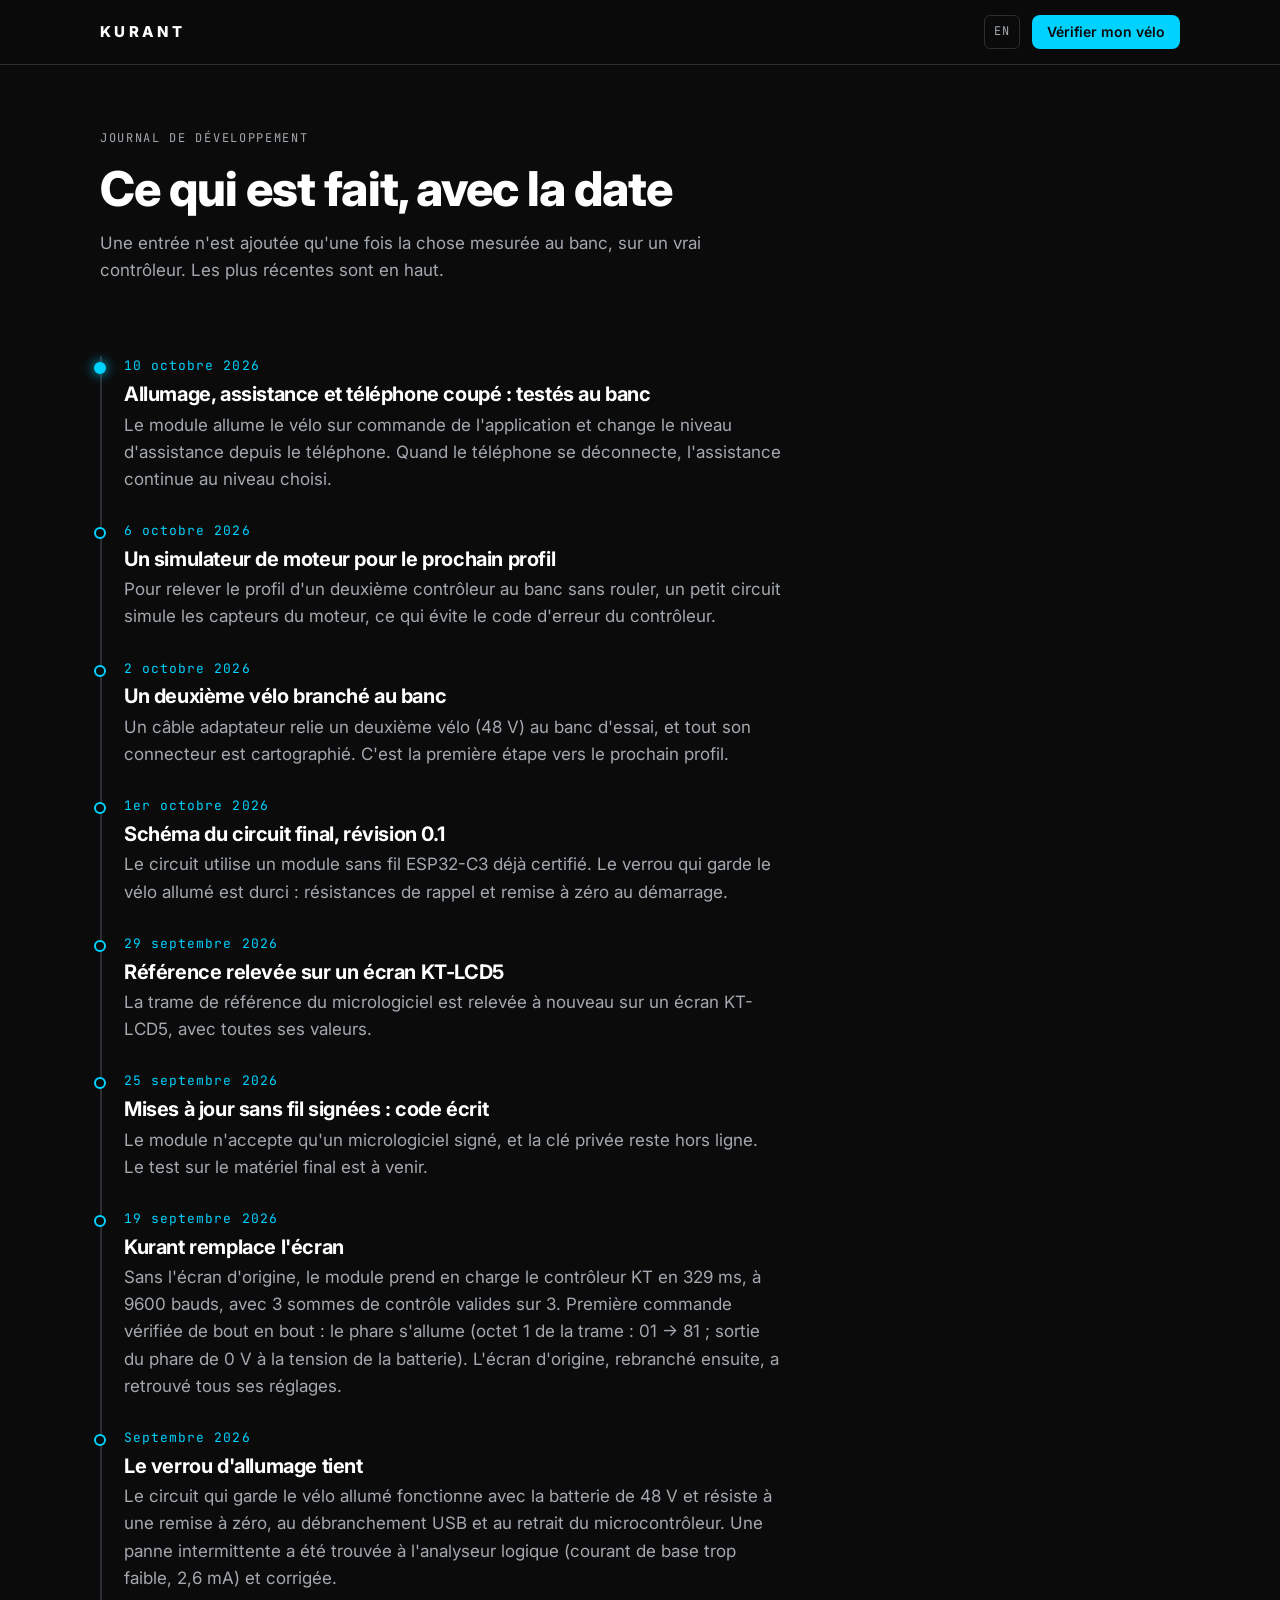
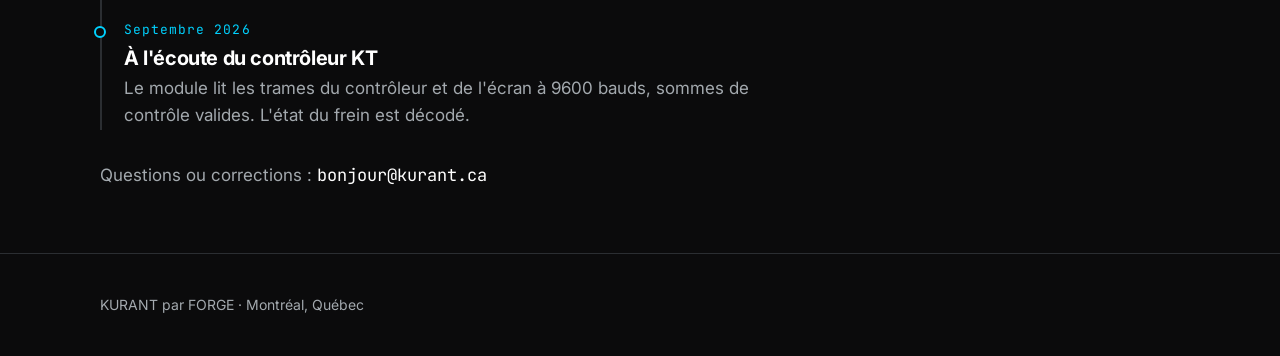
<file: journal/index.html>
<!doctype html>
<html lang="fr-CA">
<head>
<meta charset="utf-8">
<meta name="viewport" content="width=device-width, initial-scale=1, viewport-fit=cover">
<title>Journal de développement – Kurant</title>
<link rel="canonical" href="https://kurant.ca/journal/">
<link rel="alternate" hreflang="fr-CA" href="https://kurant.ca/journal/">
<link rel="alternate" hreflang="en-CA" href="https://kurant.ca/en/journal/">
<meta name="description" content="Ce qui a été fait sur Kurant, daté, au fur et à mesure : chaque entrée est mesurée au banc.">
<link rel="icon" href="data:image/svg+xml,%3Csvg xmlns='http://www.w3.org/2000/svg' viewBox='0 0 100 100'%3E%3Crect width='100' height='100' rx='20' fill='%230B0B0C'/%3E%3Cpath d='M14 18H86L73 40H27Z' fill='white'/%3E%3Cpath d='M31 47H69L50 79Z' fill='%2300D2FF'/%3E%3C/svg%3E">
<link rel="stylesheet" href="https://fonts.googleapis.com/css2?family=Inter:wght@400;500;600;700;800&amp;family=JetBrains+Mono:wght@400;500&amp;display=swap">
<link rel="stylesheet" href="../assets/site.css">
</head>
<body>
<header class="top">
  <div class="wrap">
    <a class="brand" href="../index.html"><span class="brand-word">KURANT</span></a>
    <div class="top-actions" style="margin-left:auto">
      <a class="lang" href="../en/journal/index.html" lang="en" hreflang="en">EN</a>
      <a class="btn btn-primary btn-sm" href="../index.html#verifier">Vérifier mon vélo</a>
    </div>
  </div>
</header>

<main class="wrap">
  <article class="legal log">
    <header class="section-head">
      <p class="eyebrow">Journal de développement</p>
      <h1 style="font-size:clamp(32px,5vw,48px)">Ce qui est fait, avec la date</h1>
      <p>Une entrée n'est ajoutée qu'une fois la chose mesurée au banc, sur un vrai contrôleur. Les plus récentes sont en haut.</p>
    </header>
    <ol class="log-list">
    <li class="log-item">
      <time datetime="2026-10-10">10 octobre 2026</time>
      <h2>Allumage, assistance et téléphone coupé : testés au banc</h2>
      <p>Le module allume le vélo sur commande de l'application et change le niveau d'assistance depuis le téléphone. Quand le téléphone se déconnecte, l'assistance continue au niveau choisi.</p>
    </li>
    <li class="log-item">
      <time datetime="2026-10-06">6 octobre 2026</time>
      <h2>Un simulateur de moteur pour le prochain profil</h2>
      <p>Pour relever le profil d'un deuxième contrôleur au banc sans rouler, un petit circuit simule les capteurs du moteur, ce qui évite le code d'erreur du contrôleur.</p>
    </li>
    <li class="log-item">
      <time datetime="2026-10-02">2 octobre 2026</time>
      <h2>Un deuxième vélo branché au banc</h2>
      <p>Un câble adaptateur relie un deuxième vélo (48 V) au banc d'essai, et tout son connecteur est cartographié. C'est la première étape vers le prochain profil.</p>
    </li>
    <li class="log-item">
      <time datetime="2026-10-01">1er octobre 2026</time>
      <h2>Schéma du circuit final, révision 0.1</h2>
      <p>Le circuit utilise un module sans fil ESP32-C3 déjà certifié. Le verrou qui garde le vélo allumé est durci : résistances de rappel et remise à zéro au démarrage.</p>
    </li>
    <li class="log-item">
      <time datetime="2026-09-29">29 septembre 2026</time>
      <h2>Référence relevée sur un écran KT-LCD5</h2>
      <p>La trame de référence du micrologiciel est relevée à nouveau sur un écran KT-LCD5, avec toutes ses valeurs.</p>
    </li>
    <li class="log-item">
      <time datetime="2026-09-25">25 septembre 2026</time>
      <h2>Mises à jour sans fil signées : code écrit</h2>
      <p>Le module n'accepte qu'un micrologiciel signé, et la clé privée reste hors ligne. Le test sur le matériel final est à venir.</p>
    </li>
    <li class="log-item">
      <time datetime="2026-09-19">19 septembre 2026</time>
      <h2>Kurant remplace l'écran</h2>
      <p>Sans l'écran d'origine, le module prend en charge le contrôleur KT en 329 ms, à 9600 bauds, avec 3 sommes de contrôle valides sur 3. Première commande vérifiée de bout en bout : le phare s'allume (octet 1 de la trame : 01 → 81 ; sortie du phare de 0 V à la tension de la batterie). L'écran d'origine, rebranché ensuite, a retrouvé tous ses réglages.</p>
    </li>
    <li class="log-item">
      <time datetime="2026-09">Septembre 2026</time>
      <h2>Le verrou d'allumage tient</h2>
      <p>Le circuit qui garde le vélo allumé fonctionne avec la batterie de 48 V et résiste à une remise à zéro, au débranchement USB et au retrait du microcontrôleur. Une panne intermittente a été trouvée à l'analyseur logique (courant de base trop faible, 2,6 mA) et corrigée.</p>
    </li>
    <li class="log-item">
      <time datetime="2026-09">Septembre 2026</time>
      <h2>À l'écoute du contrôleur KT</h2>
      <p>Le module lit les trames du contrôleur et de l'écran à 9600 bauds, sommes de contrôle valides. L'état du frein est décodé.</p>
    </li>
    </ol>
    <p>Questions ou corrections : <span class="contact">bonjour@kurant.ca</span></p>
  </article>
</main>

<footer class="foot">
  <div class="wrap">
    <p>KURANT par FORGE · Montréal, Québec</p>
  </div>
</footer>
</body>
</html>
</file>
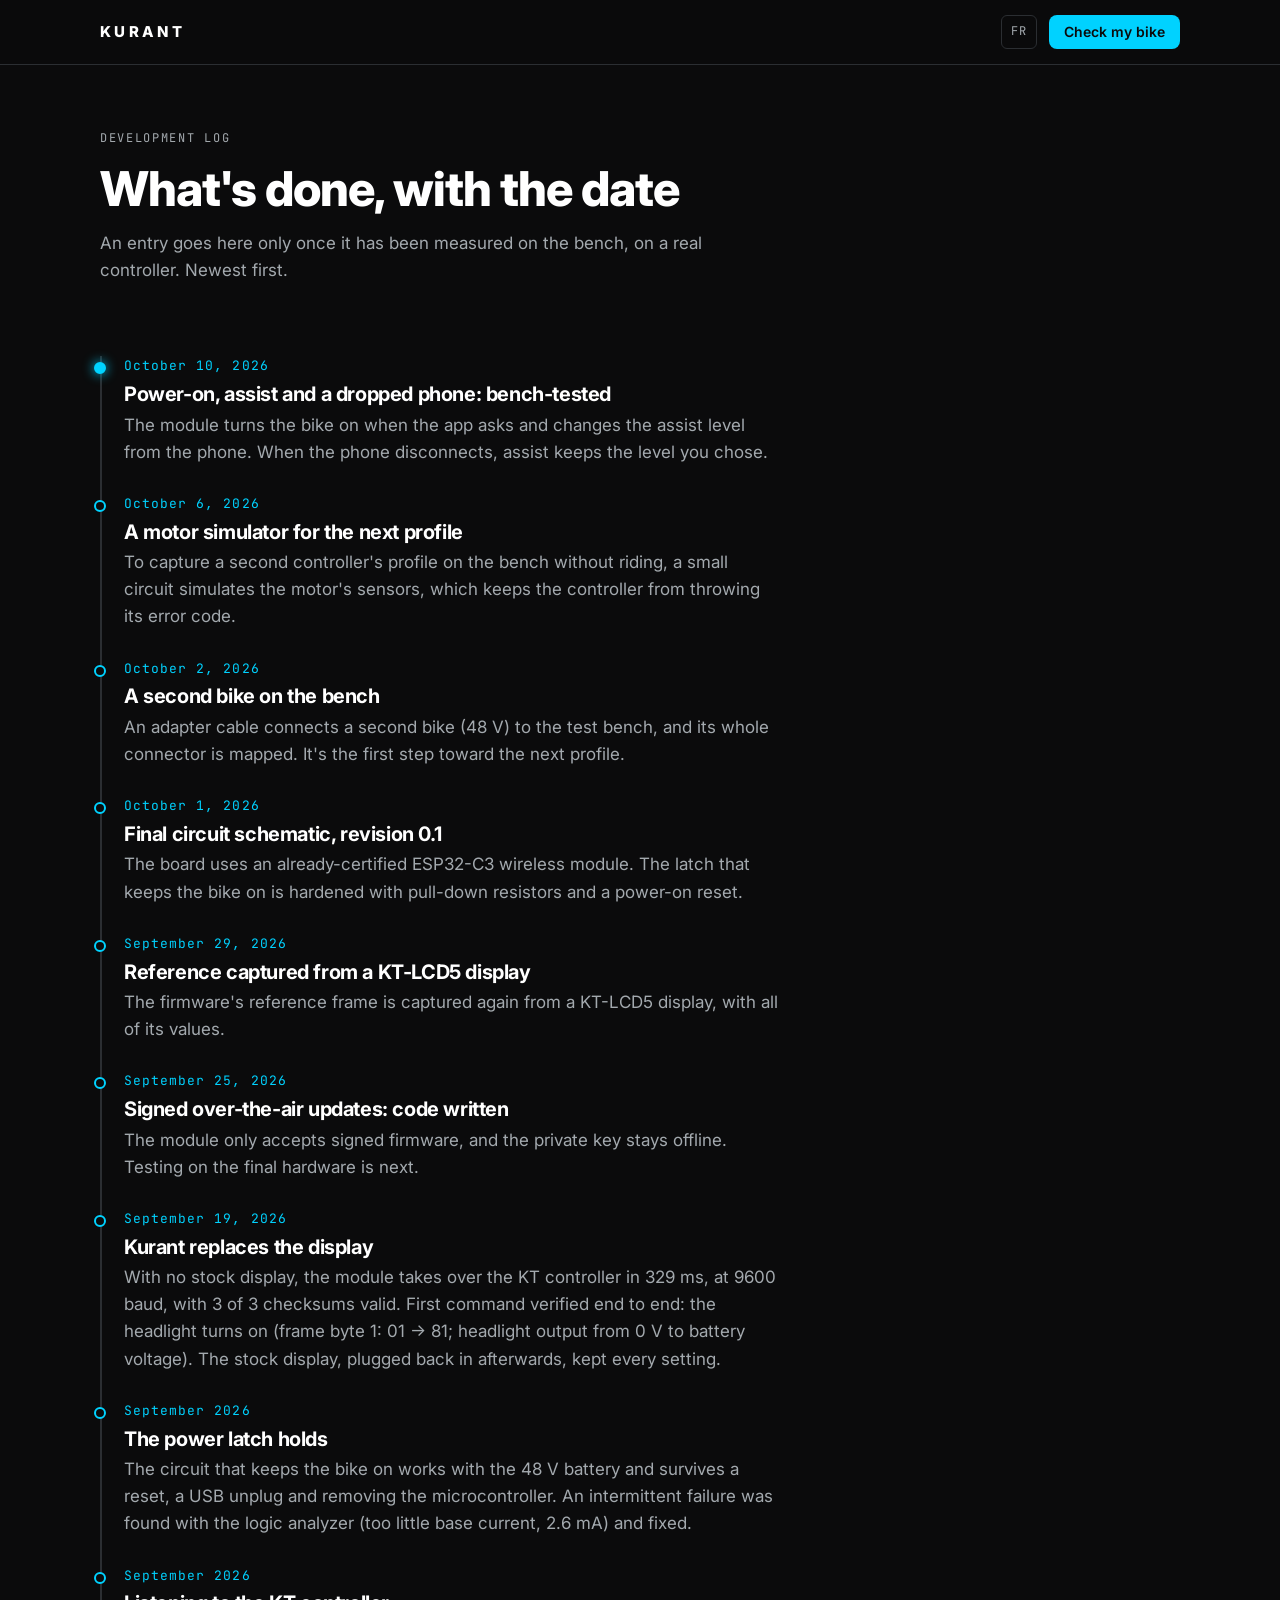
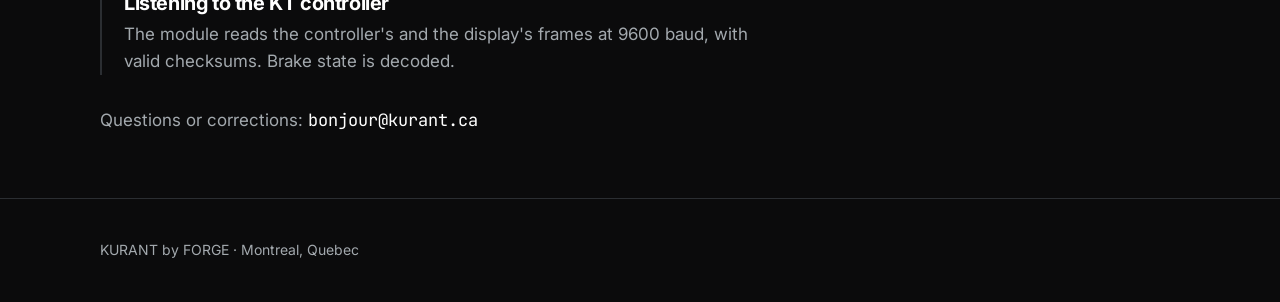
<file: en/journal/index.html>
<!doctype html>
<html lang="en-CA">
<head>
<meta charset="utf-8">
<meta name="viewport" content="width=device-width, initial-scale=1, viewport-fit=cover">
<title>Development log – Kurant</title>
<link rel="canonical" href="https://kurant.ca/en/journal/">
<link rel="alternate" hreflang="fr-CA" href="https://kurant.ca/journal/">
<link rel="alternate" hreflang="en-CA" href="https://kurant.ca/en/journal/">
<meta name="description" content="What has been done on Kurant, dated, as it happens: every entry is measured on the bench.">
<link rel="icon" href="data:image/svg+xml,%3Csvg xmlns='http://www.w3.org/2000/svg' viewBox='0 0 100 100'%3E%3Crect width='100' height='100' rx='20' fill='%230B0B0C'/%3E%3Cpath d='M14 18H86L73 40H27Z' fill='white'/%3E%3Cpath d='M31 47H69L50 79Z' fill='%2300D2FF'/%3E%3C/svg%3E">
<link rel="stylesheet" href="https://fonts.googleapis.com/css2?family=Inter:wght@400;500;600;700;800&amp;family=JetBrains+Mono:wght@400;500&amp;display=swap">
<link rel="stylesheet" href="../../assets/site.css">
</head>
<body>
<header class="top">
  <div class="wrap">
    <a class="brand" href="../../en/index.html"><span class="brand-word">KURANT</span></a>
    <div class="top-actions" style="margin-left:auto">
      <a class="lang" href="../../journal/index.html" lang="fr" hreflang="fr">FR</a>
      <a class="btn btn-primary btn-sm" href="../../en/index.html#check">Check my bike</a>
    </div>
  </div>
</header>

<main class="wrap">
  <article class="legal log">
    <header class="section-head">
      <p class="eyebrow">Development log</p>
      <h1 style="font-size:clamp(32px,5vw,48px)">What's done, with the date</h1>
      <p>An entry goes here only once it has been measured on the bench, on a real controller. Newest first.</p>
    </header>
    <ol class="log-list">
    <li class="log-item">
      <time datetime="2026-10-10">October 10, 2026</time>
      <h2>Power-on, assist and a dropped phone: bench-tested</h2>
      <p>The module turns the bike on when the app asks and changes the assist level from the phone. When the phone disconnects, assist keeps the level you chose.</p>
    </li>
    <li class="log-item">
      <time datetime="2026-10-06">October 6, 2026</time>
      <h2>A motor simulator for the next profile</h2>
      <p>To capture a second controller's profile on the bench without riding, a small circuit simulates the motor's sensors, which keeps the controller from throwing its error code.</p>
    </li>
    <li class="log-item">
      <time datetime="2026-10-02">October 2, 2026</time>
      <h2>A second bike on the bench</h2>
      <p>An adapter cable connects a second bike (48 V) to the test bench, and its whole connector is mapped. It's the first step toward the next profile.</p>
    </li>
    <li class="log-item">
      <time datetime="2026-10-01">October 1, 2026</time>
      <h2>Final circuit schematic, revision 0.1</h2>
      <p>The board uses an already-certified ESP32-C3 wireless module. The latch that keeps the bike on is hardened with pull-down resistors and a power-on reset.</p>
    </li>
    <li class="log-item">
      <time datetime="2026-09-29">September 29, 2026</time>
      <h2>Reference captured from a KT-LCD5 display</h2>
      <p>The firmware's reference frame is captured again from a KT-LCD5 display, with all of its values.</p>
    </li>
    <li class="log-item">
      <time datetime="2026-09-25">September 25, 2026</time>
      <h2>Signed over-the-air updates: code written</h2>
      <p>The module only accepts signed firmware, and the private key stays offline. Testing on the final hardware is next.</p>
    </li>
    <li class="log-item">
      <time datetime="2026-09-19">September 19, 2026</time>
      <h2>Kurant replaces the display</h2>
      <p>With no stock display, the module takes over the KT controller in 329 ms, at 9600 baud, with 3 of 3 checksums valid. First command verified end to end: the headlight turns on (frame byte 1: 01 → 81; headlight output from 0 V to battery voltage). The stock display, plugged back in afterwards, kept every setting.</p>
    </li>
    <li class="log-item">
      <time datetime="2026-09">September 2026</time>
      <h2>The power latch holds</h2>
      <p>The circuit that keeps the bike on works with the 48 V battery and survives a reset, a USB unplug and removing the microcontroller. An intermittent failure was found with the logic analyzer (too little base current, 2.6 mA) and fixed.</p>
    </li>
    <li class="log-item">
      <time datetime="2026-09">September 2026</time>
      <h2>Listening to the KT controller</h2>
      <p>The module reads the controller's and the display's frames at 9600 baud, with valid checksums. Brake state is decoded.</p>
    </li>
    </ol>
    <p>Questions or corrections: <span class="contact">bonjour@kurant.ca</span></p>
  </article>
</main>

<footer class="foot">
  <div class="wrap">
    <p>KURANT by FORGE · Montreal, Quebec</p>
  </div>
</footer>
</body>
</html>
</file>
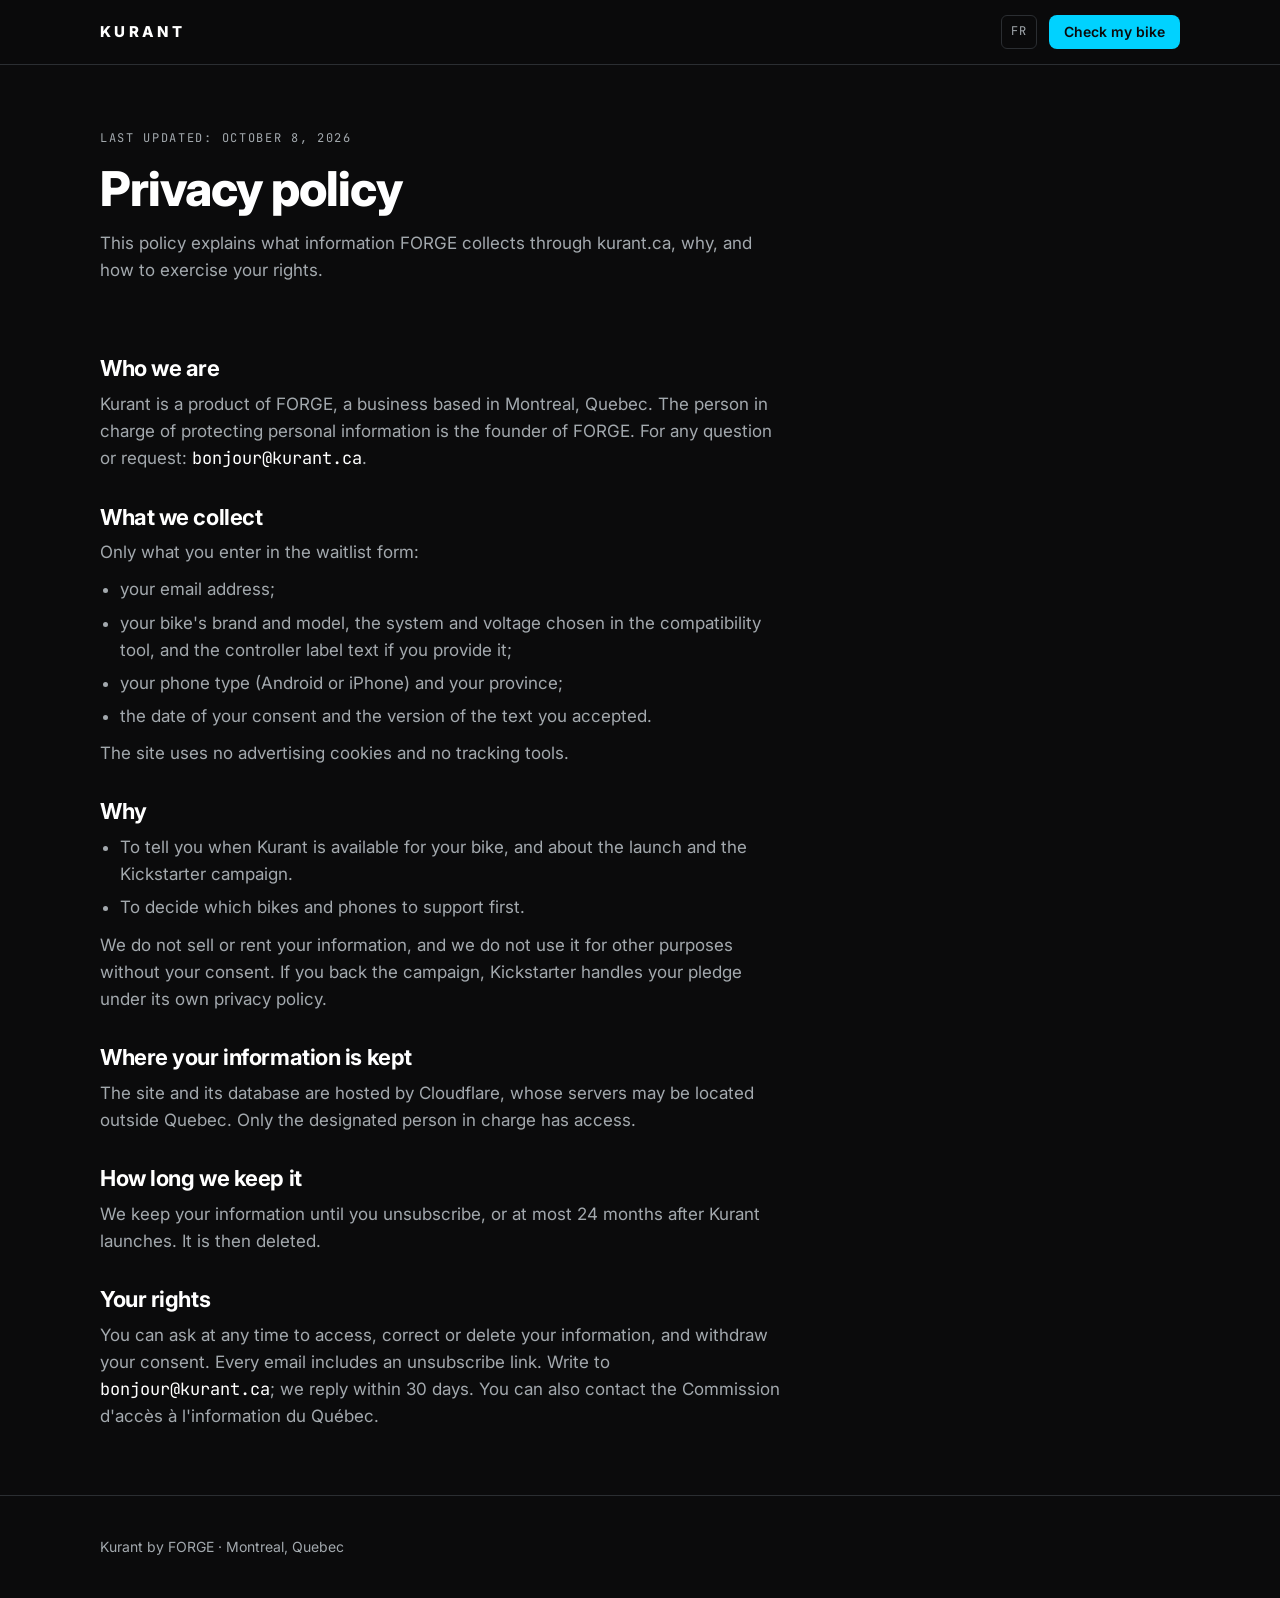
<file: en/privacy/index.html>
<!doctype html>
<html lang="en-CA">
<head>
<meta charset="utf-8">
<meta name="viewport" content="width=device-width, initial-scale=1, viewport-fit=cover">
<title>Privacy – Kurant</title>
<link rel="canonical" href="https://kurant.ca/en/privacy/">
<link rel="alternate" hreflang="en-CA" href="https://kurant.ca/en/privacy/">
<meta name="description" content="How FORGE collects and uses Kurant waitlist information.">
<link rel="alternate" hreflang="fr-CA" href="https://kurant.ca/confidentialite/">
<link rel="icon" href="data:image/svg+xml,%3Csvg xmlns='http://www.w3.org/2000/svg' viewBox='0 0 100 100'%3E%3Crect width='100' height='100' rx='20' fill='%230B0B0C'/%3E%3Cpath d='M14 18H86L73 40H27Z' fill='white'/%3E%3Cpath d='M31 47H69L50 79Z' fill='%2300D2FF'/%3E%3C/svg%3E">
<link rel="stylesheet" href="https://fonts.googleapis.com/css2?family=Inter:wght@400;500;600;700;800&amp;family=JetBrains+Mono:wght@400;500&amp;display=swap">
<link rel="stylesheet" href="../../assets/site.css">
</head>
<body>
<header class="top">
  <div class="wrap">
    <a class="brand" href="../index.html"><span class="brand-word">KURANT</span></a>
    <div class="top-actions" style="margin-left:auto">
      <a class="lang" href="../../confidentialite/index.html" lang="fr" hreflang="fr">FR</a>
      <a class="btn btn-primary btn-sm" href="../index.html#check">Check my bike</a>
    </div>
  </div>
</header>

<main class="wrap">
  <article class="legal">
    <header class="section-head">
      <p class="eyebrow">Last updated: October 8, 2026</p>
      <h1 style="font-size:clamp(32px,5vw,48px)">Privacy policy</h1>
      <p>This policy explains what information FORGE collects through kurant.ca, why, and how to exercise your rights.</p>
    </header>

    <section>
      <h2>Who we are</h2>
      <p>Kurant is a product of FORGE, a business based in Montreal, Quebec. The person in charge of protecting personal information is the founder of FORGE. For any question or request: <span class="contact">bonjour@kurant.ca</span>.</p>
    </section>

    <section>
      <h2>What we collect</h2>
      <p>Only what you enter in the waitlist form:</p>
      <ul>
        <li>your email address;</li>
        <li>your bike's brand and model, the system and voltage chosen in the compatibility tool, and the controller label text if you provide it;</li>
        <li>your phone type (Android or iPhone) and your province;</li>
        <li>the date of your consent and the version of the text you accepted.</li>
      </ul>
      <p>The site uses no advertising cookies and no tracking tools.</p>
    </section>

    <section>
      <h2>Why</h2>
      <ul>
        <li>To tell you when Kurant is available for your bike, and about the launch and the Kickstarter campaign.</li>
        <li>To decide which bikes and phones to support first.</li>
      </ul>
      <p>We do not sell or rent your information, and we do not use it for other purposes without your consent. If you back the campaign, Kickstarter handles your pledge under its own privacy policy.</p>
    </section>

    <section>
      <h2>Where your information is kept</h2>
      <p>The site and its database are hosted by Cloudflare, whose servers may be located outside Quebec. Only the designated person in charge has access.</p>
    </section>

    <section>
      <h2>How long we keep it</h2>
      <p>We keep your information until you unsubscribe, or at most 24 months after Kurant launches. It is then deleted.</p>
    </section>

    <section>
      <h2>Your rights</h2>
      <p>You can ask at any time to access, correct or delete your information, and withdraw your consent. Every email includes an unsubscribe link. Write to <span class="contact">bonjour@kurant.ca</span>; we reply within 30 days. You can also contact the Commission d'accès à l'information du Québec.</p>
    </section>
  </article>
</main>

<footer class="foot">
  <div class="wrap">
    <p>Kurant by FORGE · Montreal, Quebec</p>
  </div>
</footer>
</body>
</html>
</file>
<file: assets/site.css>
/* Layout: an instrument panel at night. One reading column, wide figures,
   cyan reserved for action and live state (FORGE brand guide, oct. 2026). */
:root {
  --bg: #0B0B0C;        /* Obsidienne */
  --surface: #151719;
  --surface-2: #1E2022; /* Gris Tech */
  --line: #2B2E32;
  --fg: #FFFFFF;        /* Blanc Titane */
  --mute: #A3A9AE;
  --cyan: #00D2FF;      /* Cyan Glacial */
  --cyan-hover: #5FE4FF;
  --on-cyan: #0B0B0C;
  --amber: #FFB547;     /* functional: "to be confirmed" */
  --coral: #FF7A6B;     /* functional: "not supported" */
  --glow: rgba(0, 210, 255, .55);
  --veil: rgba(11, 11, 12, .86);

  --sans: "Inter", system-ui, -apple-system, "Segoe UI", Roboto, Arial, sans-serif;
  --mono: "JetBrains Mono", ui-monospace, "SFMono-Regular", Menlo, Consolas, monospace;

  --wrap: 1120px;
  --read: 62ch;
  color-scheme: dark;
}

*, *::before, *::after { box-sizing: border-box; }
html { background: var(--bg); scroll-behavior: smooth; scroll-padding-top: 80px; }
body {
  margin: 0;
  background: var(--bg);
  color: var(--fg);
  font-family: var(--sans);
  font-size: 17px;
  line-height: 1.6;
  -webkit-font-smoothing: antialiased;
}
@media (prefers-reduced-motion: reduce) {
  html { scroll-behavior: auto; }
  *, *::before, *::after { animation: none !important; transition: none !important; }
}

a { color: inherit; }
img, svg { max-width: 100%; }
p { margin: 0; }
h1, h2, h3 { margin: 0; line-height: 1.12; letter-spacing: -0.02em; text-wrap: balance; }
h1 { font-size: clamp(40px, 7vw, 76px); font-weight: 800; }
h2 { font-size: clamp(28px, 4vw, 40px); font-weight: 700; }
h3 { font-size: 19px; font-weight: 600; letter-spacing: -0.01em; }
:focus-visible { outline: 2px solid var(--cyan); outline-offset: 3px; border-radius: 4px; }

.wrap { max-width: var(--wrap); margin-inline: auto; padding-inline: 20px; }
.lede { font-size: clamp(18px, 2vw, 21px); color: var(--mute); max-width: var(--read); }
.eyebrow { font-family: var(--mono); font-size: 12px; letter-spacing: .14em; text-transform: uppercase; color: var(--mute); }
.slit { display: block; width: 64px; height: 4px; border-radius: 2px; background: var(--cyan); box-shadow: 0 0 22px var(--glow); }
.skip { position: absolute; left: -9999px; }
.skip:focus { left: 16px; top: 16px; z-index: 50; background: var(--cyan); color: var(--on-cyan); padding: 8px 12px; border-radius: 6px; }

/* Brand */
.forge-mark .a { fill: var(--fg); }
.forge-mark .b { fill: var(--cyan); }
.brand { display: flex; align-items: center; gap: 12px; text-decoration: none; }
.brand-word { font-weight: 800; letter-spacing: .22em; font-size: 15px; }
.brand-by { display: flex; align-items: center; gap: 6px; font-family: var(--mono); font-size: 11px; letter-spacing: .08em; color: var(--mute); }
.brand-by .forge-mark { width: 14px; height: auto; }

/* Header */
.top {
  position: sticky; top: env(safe-area-inset-top, 0px); z-index: 10;
  background: var(--veil); backdrop-filter: blur(10px); -webkit-backdrop-filter: blur(10px);
  border-bottom: 1px solid var(--line);
}
.top .wrap { display: flex; align-items: center; gap: 24px; min-height: 64px; }
.nav { display: flex; gap: 22px; margin-left: auto; font-size: 14px; }
.nav a { text-decoration: none; color: var(--mute); }
.nav a:hover { color: var(--fg); }
.top-actions { display: flex; align-items: center; gap: 12px; }
.lang { font-family: var(--mono); font-size: 12px; letter-spacing: .1em; text-decoration: none; color: var(--mute); border: 1px solid var(--line); border-radius: 6px; padding: 6px 9px; }
.lang:hover { color: var(--fg); border-color: var(--mute); }

.btn {
  display: inline-flex; align-items: center; justify-content: center; gap: 8px;
  font: 600 15px/1 var(--sans); padding: 14px 20px; border-radius: 8px;
  text-decoration: none; border: 1px solid transparent; cursor: pointer;
}
.btn-primary { background: var(--cyan); color: var(--on-cyan); }
.btn-primary:hover { background: var(--cyan-hover); }
.btn-ghost { background: transparent; color: var(--fg); border-color: var(--line); }
.btn-ghost:hover { border-color: var(--mute); }
.btn-sm { padding: 9px 14px; font-size: 14px; }

@media (max-width: 760px) {
  .nav, .top .brand-by { display: none; }
  .top-actions { margin-left: auto; }
}

/* Hero */
.hero { padding-block: 72px 56px; }
.hero .wrap { display: grid; grid-template-columns: minmax(0, 1.15fr) minmax(0, .85fr); gap: 48px; align-items: center; }
.hero-copy { display: grid; gap: 24px; justify-items: start; }
.hero-ctas { display: flex; flex-wrap: wrap; gap: 12px; }
.hero-note { font-size: 14px; color: var(--mute); }
@media (max-width: 860px) {
  .hero { padding-block: 44px 40px; }
  .hero .wrap { grid-template-columns: minmax(0, 1fr); }
}

/* Phone mock-up (example data) */
.device { display: grid; gap: 12px; justify-items: center; }
.phone { width: min(300px, 100%); border: 1px solid var(--line); border-radius: 38px; padding: 12px; background: var(--bg); box-shadow: 0 30px 80px rgba(0, 0, 0, .6); }
.screen { border-radius: 28px; background: var(--surface); padding: 22px 18px; display: grid; gap: 18px; }
.screen-top { display: flex; justify-content: space-between; align-items: center; font-size: 12px; }
.screen-brand { font-weight: 800; letter-spacing: .22em; }
.live { display: inline-flex; align-items: center; gap: 6px; font-family: var(--mono); font-size: 11px; letter-spacing: .08em; text-transform: uppercase; color: var(--cyan); }
.live::before { content: ""; width: 7px; height: 7px; border-radius: 50%; background: var(--cyan); animation: pulse 2.4s ease-in-out infinite; }
@keyframes pulse { 50% { opacity: .35; } }
.speed { display: flex; align-items: baseline; gap: 8px; }
.speed b { font-size: 72px; font-weight: 700; letter-spacing: -0.03em; line-height: 1; font-variant-numeric: tabular-nums; }
.speed span { color: var(--mute); font-size: 16px; }
.tiles { display: grid; grid-template-columns: repeat(3, minmax(0, 1fr)); gap: 8px; }
.tile { background: var(--surface-2); border-radius: 12px; padding: 10px; display: grid; gap: 2px; }
.tile small { font-size: 10px; letter-spacing: .1em; text-transform: uppercase; color: var(--mute); }
.tile b { font-size: 18px; font-variant-numeric: tabular-nums; }
.mode { display: flex; justify-content: space-between; gap: 8px; border: 1px solid var(--line); border-radius: 10px; padding: 10px 12px; font-size: 13px; }
.mode span:last-child { color: var(--mute); font-family: var(--mono); font-size: 12px; }
.screen-foot { font-size: 12px; color: var(--mute); text-align: center; }
.caption { font-size: 13px; color: var(--mute); text-align: center; }

/* Key figures */
.facts { border-block: 1px solid var(--line); }
.facts .wrap { display: grid; grid-template-columns: repeat(4, minmax(0, 1fr)); }
.fact { padding: 20px 16px 20px 0; display: grid; gap: 4px; align-content: start; }
.fact b { font-family: var(--mono); font-size: 16px; font-weight: 500; font-variant-numeric: tabular-nums; }
.fact span { font-size: 13px; color: var(--mute); }
@media (max-width: 760px) { .facts .wrap { grid-template-columns: repeat(2, minmax(0, 1fr)); } }

/* Sections */
.section { padding-block: 88px; }
.section + .section { border-top: 1px solid var(--line); }
.section-head { display: grid; gap: 14px; margin-bottom: 40px; max-width: var(--read); }
.section-head p { color: var(--mute); }
@media (max-width: 760px) { .section { padding-block: 60px; } }

/* How it works: controller -> module -> phone */
.flow { display: grid; grid-template-columns: minmax(0, 1fr) minmax(80px, .55fr) minmax(0, 1fr) minmax(80px, .55fr) minmax(0, 1fr); align-items: center; }
.node { border: 1px solid var(--line); border-radius: 12px; padding: 18px; background: var(--surface); display: grid; gap: 6px; min-width: 0; }
.node small { font-family: var(--mono); font-size: 11px; letter-spacing: .1em; text-transform: uppercase; color: var(--mute); }
.node b { font-size: 17px; }
.node p { font-size: 14px; color: var(--mute); }
.node .slit { width: 40px; height: 3px; margin-top: 4px; }
.link { position: relative; height: 2px; margin-inline: 10px; background: var(--mute); }
.link.wireless { background: repeating-linear-gradient(90deg, var(--cyan) 0 8px, transparent 8px 14px); }
.link span { position: absolute; left: 50%; bottom: 10px; transform: translateX(-50%); width: max-content; max-width: 140px; text-align: center; font-family: var(--mono); font-size: 11px; line-height: 1.3; color: var(--mute); }
@media (max-width: 760px) {
  .flow { grid-template-columns: minmax(0, 1fr); }
  .link { width: 2px; height: 56px; margin: 0 0 0 28px; }
  .link.wireless { background: repeating-linear-gradient(180deg, var(--cyan) 0 8px, transparent 8px 14px); }
  .link span { left: 18px; bottom: auto; top: 50%; transform: translateY(-50%); max-width: none; text-align: left; }
}

.steps { list-style: none; margin: 48px 0 0; padding: 0; display: grid; grid-template-columns: repeat(3, minmax(0, 1fr)); gap: 32px; counter-reset: step; }
.steps li { display: grid; gap: 10px; align-content: start; border-top: 1px solid var(--line); padding-top: 20px; counter-increment: step; }
.steps li::before { content: counter(step, decimal-leading-zero); font-family: var(--mono); font-size: 12px; color: var(--cyan); }
.steps p { color: var(--mute); font-size: 16px; }
@media (max-width: 760px) { .steps { grid-template-columns: minmax(0, 1fr); gap: 24px; } }

/* Data and settings */
.split { display: grid; grid-template-columns: repeat(2, minmax(0, 1fr)); gap: 24px; }
.panel { background: var(--surface); border: 1px solid var(--line); border-radius: 14px; padding: 28px; display: grid; gap: 18px; align-content: start; min-width: 0; }
.spec { margin: 0; display: grid; }
.spec div { display: flex; justify-content: space-between; gap: 16px; padding-block: 12px; border-top: 1px solid var(--line); }
.spec dt { min-width: 0; }
.spec dd { margin: 0; font-family: var(--mono); font-size: 14px; color: var(--mute); text-align: right; }
.panel-note { font-size: 14px; color: var(--mute); }
@media (max-width: 760px) { .split { grid-template-columns: minmax(0, 1fr); } .panel { padding: 22px; } }

/* Safety rules */
.rules { list-style: none; margin: 0; padding: 0; display: grid; }
.rules li { display: grid; grid-template-columns: minmax(0, 11rem) minmax(0, 1fr); gap: 24px; padding-block: 22px; border-top: 1px solid var(--line); }
.rules li:last-child { border-bottom: 1px solid var(--line); }
.rule-key { font-family: var(--mono); font-size: 14px; color: var(--cyan); font-variant-numeric: tabular-nums; }
.rule-key.warn { color: var(--amber); }
.rules h3 { margin-bottom: 6px; }
.rules p { color: var(--mute); max-width: var(--read); }
@media (max-width: 640px) { .rules li { grid-template-columns: minmax(0, 1fr); gap: 8px; } }

/* Compatibility check + waitlist */
.check-grid { display: grid; grid-template-columns: repeat(2, minmax(0, 1fr)); gap: 24px; align-items: start; }
@media (max-width: 860px) { .check-grid { grid-template-columns: minmax(0, 1fr); } }
.field { display: grid; gap: 8px; }
.field > label, .legend { font-size: 14px; font-weight: 600; }
fieldset { border: 0; margin: 0; padding: 0; display: grid; gap: 8px; min-width: 0; }
.hint { font-size: 13px; color: var(--mute); }
select, input[type="email"], input[type="text"] {
  width: 100%; font: 16px var(--sans); color: var(--fg); background: var(--bg);
  border: 1px solid var(--line); border-radius: 8px; padding: 12px 14px;
}
select:focus, input[type="email"]:focus, input[type="text"]:focus { outline: none; border-color: var(--cyan); box-shadow: 0 0 0 3px rgba(0, 210, 255, .18); }
.result { border: 1px solid var(--line); border-radius: 12px; padding: 18px; display: grid; gap: 8px; background: var(--bg); }
.result p { color: var(--mute); font-size: 15px; }
.chip { display: inline-flex; align-items: center; gap: 8px; font-family: var(--mono); font-size: 12px; letter-spacing: .08em; text-transform: uppercase; }
.chip::before { content: ""; width: 9px; height: 9px; border-radius: 2px; background: currentColor; flex: none; }
.chip.ok { color: var(--cyan); }
.chip.check { color: var(--amber); }
.chip.no { color: var(--coral); }
.chip.idle { color: var(--mute); }
.radios { display: flex; flex-wrap: wrap; gap: 10px; }
.radio { display: flex; align-items: center; gap: 8px; border: 1px solid var(--line); border-radius: 8px; padding: 10px 14px; font-weight: 500; cursor: pointer; }
.radio input { accent-color: var(--cyan); }
.consent { display: flex; gap: 12px; align-items: flex-start; font-size: 14px; color: var(--mute); }
.consent input { margin-top: 3px; width: 18px; height: 18px; flex: none; accent-color: var(--cyan); }
.form-msg { font-size: 15px; }
.form-msg.ok { color: var(--cyan); }
.form-msg.err { color: var(--coral); }
.hp { position: absolute; left: -9999px; width: 1px; height: 1px; overflow: hidden; }

/* FAQ */
.faq { max-width: 780px; display: grid; }
.faq details { border-top: 1px solid var(--line); padding-block: 18px; }
.faq details:last-child { border-bottom: 1px solid var(--line); }
.faq summary { cursor: pointer; font-weight: 600; font-size: 18px; list-style: none; display: flex; justify-content: space-between; gap: 16px; }
.faq summary::-webkit-details-marker { display: none; }
.faq summary::after { content: "+"; font-family: var(--mono); color: var(--cyan); }
.faq details[open] summary::after { content: "–"; }
.faq p { color: var(--mute); margin-top: 10px; max-width: var(--read); }

/* Footer */
.foot { border-top: 1px solid var(--line); padding-block: 40px; font-size: 14px; color: var(--mute); }
.foot .wrap { display: grid; gap: 18px; }
.foot-row { display: flex; flex-wrap: wrap; gap: 16px 28px; align-items: center; justify-content: space-between; }
.foot-links { display: flex; flex-wrap: wrap; gap: 8px 22px; }
.foot a { color: var(--mute); }
.foot a:hover { color: var(--fg); }
.foot .brand-word { color: var(--fg); }
.contact { font-family: var(--mono); user-select: all; color: var(--fg); }

/* Legal pages */
.legal { padding-block: 64px; display: grid; gap: 32px; max-width: var(--read); }
.legal section { display: grid; gap: 10px; }
.legal h2 { font-size: 22px; }
.legal p, .legal li { color: var(--mute); }
.legal ul { margin: 0; padding-left: 20px; display: grid; gap: 6px; }

/* Kickstarter banner (assets/campaign.js) */
.ks-banner { background: var(--surface); border-bottom: 1px solid var(--line); }
.ks-banner .wrap { display: flex; align-items: center; justify-content: space-between; flex-wrap: wrap; gap: 10px 20px; padding-block: 10px; }
.ks-banner p { font-size: 14px; }
.ks-tag { font-family: var(--mono); font-size: 11px; letter-spacing: .12em; text-transform: uppercase; color: var(--cyan); margin-right: 10px; }

/* Development log (journal/): a dated list, newest first. */
.log-list { list-style: none; margin: 0; padding: 0 0 0 22px; border-left: 2px solid var(--line); display: grid; gap: 28px; }
.log-item { position: relative; display: grid; gap: 6px; }
.log-item::before { content: ""; position: absolute; left: -30px; top: 6px; width: 12px; height: 12px; border-radius: 50%; background: var(--bg); border: 2px solid var(--cyan); }
.log-item:first-child::before { background: var(--cyan); box-shadow: 0 0 12px var(--cyan); }
.log-item time { font-family: var(--mono); font-size: 13px; letter-spacing: .08em; color: var(--cyan); }
.log-item h2 { font-size: 20px; margin: 0; color: var(--fg); }
.log-item p { margin: 0; }
</file>
<file: assets/demo.css>
/* Kurant app demo: the Android app's screens, running its simulator in the browser.
   Layout and states mirror ebike-app (DashboardScreen, SettingsScreen, SpeedModeUi,
   ConnectionSheet). Palette is the app's RideTheme, with the Kurant cyan as primary.
   Everything is scoped under .kd so it never leaks into the page. */

.kd {
  --kd-ink: #0A0D10;
  --kd-panel: #141A20;
  --kd-high: #1A2129;
  --kd-highest: #212A33;
  --kd-line: #3A4652;
  --kd-soft: #26303A;
  --kd-text: #EEF2F5;
  --kd-mute: #9AA7B4;
  --kd-primary: var(--cyan, #00D2FF);
  --kd-on-primary: #061015;
  --kd-primary-box: rgba(0, 210, 255, .14);
  --kd-amber: #FFB547;
  --kd-amber-box: rgba(255, 181, 71, .14);
  --kd-red: #FF6B6B;
  --kd-red-box: rgba(255, 107, 107, .14);
  --kd-green: #4ADE80;
  --kd-green-box: rgba(74, 222, 128, .14);
  --kd-sky: #5BC8F5;
  --kd-sky-box: rgba(91, 200, 245, .14);
  --kd-r-s: 10px;
  --kd-r-m: 14px;
  --kd-r-l: 18px;

  position: relative;
  display: grid;
  grid-template-rows: 30px minmax(0, 1fr) 62px;
  height: min(640px, 80svh);
  min-height: 520px;
  border-radius: 28px;
  overflow: hidden;
  background: var(--kd-ink);
  color: var(--kd-text);
  font-family: var(--sans, system-ui, sans-serif);
  font-size: 13px;
  line-height: 1.4;
  font-variant-numeric: tabular-nums;
  text-align: left;
  user-select: none;
  -webkit-user-select: none;
  -webkit-tap-highlight-color: transparent;
}
.kd *, .kd *::before, .kd *::after { box-sizing: border-box; }
.kd :where(button, input) { font: inherit; color: inherit; }
.kd :where(button) { background: none; border: 0; padding: 0; cursor: pointer; text-align: inherit; }
.kd :where(button:disabled) { cursor: default; }
.kd :focus-visible { outline: 2px solid var(--kd-primary); outline-offset: 2px; }
.kd svg { display: block; flex: none; }
.kd [hidden] { display: none !important; }

/* Status bar + nav */
.kd-status { display: flex; align-items: center; justify-content: space-between; padding: 0 22px; font-size: 12px; font-weight: 600; }
.kd-sim-tag { font-family: var(--mono, monospace); font-size: 10px; letter-spacing: .14em; text-transform: uppercase; color: var(--kd-primary); font-weight: 500; }
.kd-nav { display: grid; grid-template-columns: 1fr 1fr; border-top: 1px solid var(--kd-soft); background: var(--kd-ink); }
.kd-tab { display: grid; justify-items: center; align-content: center; gap: 3px; font-size: 11px; font-weight: 600; color: var(--kd-mute); }
.kd-tab .kd-tab-ico { display: grid; place-items: center; width: 56px; height: 28px; border-radius: 14px; transition: background-color .2s; }
.kd-tab[aria-selected="true"] { color: var(--kd-text); }
.kd-tab[aria-selected="true"] .kd-tab-ico { background: var(--kd-primary-box); color: var(--kd-primary); }

/* Scrolling pages */
.kd-body { position: relative; min-height: 0; }
.kd-page {
  position: absolute; inset: 0;
  overflow-y: auto; overflow-x: hidden;
  padding: 6px 14px 20px;
  scrollbar-width: thin; scrollbar-color: var(--kd-soft) transparent;
  touch-action: pan-y;
}
@media (pointer: fine) { .kd-page { overscroll-behavior: contain; } }
.kd-page::-webkit-scrollbar { width: 6px; }
.kd-page::-webkit-scrollbar-thumb { background: var(--kd-soft); border-radius: 3px; }
.kd-more {
  position: absolute; left: 0; right: 0; bottom: 0; height: 30px; pointer-events: none;
  background: linear-gradient(to bottom, rgba(10, 13, 16, 0), var(--kd-ink));
  display: grid; place-items: end center; padding-bottom: 0; color: var(--kd-mute);
  opacity: 0; transition: opacity .25s;
}
.kd-body[data-more="true"] .kd-more { opacity: 1; }

/* Building blocks */
.kd-panel { background: var(--kd-panel); border-radius: var(--kd-r-l); padding: 14px; }
.kd-panel.flush { padding: 0; }
.kd-section { font-family: var(--mono, monospace); font-size: 10px; letter-spacing: .14em; text-transform: uppercase; color: var(--kd-mute); padding: 20px 4px 8px; }
.kd-title { font-size: 22px; font-weight: 600; padding: 14px 0 10px; }
.kd-overline { font-family: var(--mono, monospace); font-size: 10px; letter-spacing: .12em; text-transform: uppercase; color: var(--kd-mute); }
.kd-t { font-size: 14px; font-weight: 600; }
.kd-s { font-size: 12px; color: var(--kd-mute); }
.kd-readout { font-size: 17px; font-weight: 600; }
.kd-divider { height: 1px; background: var(--kd-soft); margin: 0; border: 0; }
.kd-flush-divider { margin: 0 14px; }
.kd-row { display: flex; align-items: center; gap: 10px; }
.kd-grow { flex: 1; min-width: 0; }
.kd-badge { display: inline-block; border-radius: 999px; padding: 2px 8px; font-size: 10.5px; font-weight: 600; white-space: nowrap; background: var(--kd-highest); color: var(--kd-mute); }
.kd-badge.ok { background: var(--kd-green-box); color: var(--kd-green); }
.kd-badge.accent { background: var(--kd-primary-box); color: var(--kd-primary); }
.kd-badge.caution { background: var(--kd-amber-box); color: var(--kd-amber); }
.kd-badge.error { background: var(--kd-red-box); color: var(--kd-red); }
.kd-badge.info { background: var(--kd-sky-box); color: var(--kd-sky); }
.kd-btn-text { color: var(--kd-primary); font-weight: 600; padding: 8px 10px; border-radius: 999px; }
.kd-btn-text:disabled { color: var(--kd-mute); opacity: .5; }
.kd-btn { background: var(--kd-primary); color: var(--kd-on-primary); font-weight: 600; padding: 8px 16px; border-radius: 999px; }
.kd-btn:disabled { background: var(--kd-highest); color: var(--kd-mute); }
.kd-btn.danger { background: var(--kd-red); color: #1a0606; }
.kd-btn.danger:disabled { background: var(--kd-highest); color: var(--kd-mute); }

/* Ride: status row */
.kd-top { display: flex; gap: 8px; padding-top: 6px; }
.kd-pill { display: inline-flex; align-items: center; gap: 8px; min-height: 40px; padding: 0 10px 0 14px; border-radius: 999px; background: var(--kd-panel); font-weight: 600; }
.kd-dot { width: 9px; height: 9px; border-radius: 50%; background: var(--kd-green); animation: kd-pulse 2s ease-in-out infinite; }
@keyframes kd-pulse { 50% { opacity: .35; } }
.kd-alerts { display: grid; gap: 8px; padding-top: 10px; }
.kd-alerts:empty { padding-top: 0; }
.kd-alert { display: flex; gap: 10px; align-items: center; border-radius: var(--kd-r-m); padding: 10px 12px; background: var(--kd-sky-box); }
.kd-alert svg { color: var(--kd-sky); }

/* Ride: gauge */
.kd-gauge { position: relative; width: 100%; max-width: 272px; aspect-ratio: 1; margin: 2px auto 0; }
.kd-gauge svg { position: absolute; inset: 0; width: 100%; height: 100%; }
.kd-gauge .track { stroke: var(--kd-soft); }
.kd-gauge .fill { stroke: var(--kd-primary); transition: stroke-dasharray .35s ease-out, stroke .3s; }
.kd-gauge .fill.over { stroke: var(--kd-red); }
.kd-gauge .tick { stroke: var(--kd-line); }
.kd-gauge .limit { stroke: var(--kd-amber); transition: all .3s; }
.kd-read { position: absolute; inset: 0; display: grid; place-content: center; justify-items: center; gap: 2px; }
.kd-num { display: flex; align-items: baseline; line-height: 1; }
.kd-num b { font-size: 68px; font-weight: 600; letter-spacing: -.03em; }
.kd-num i { font-style: normal; font-size: 30px; font-weight: 600; color: var(--kd-mute); }
.kd-unit { font-size: 13px; color: var(--kd-mute); }
.kd-limit { font-family: var(--mono, monospace); font-size: 11px; letter-spacing: .1em; color: var(--kd-amber); margin-top: 4px; }

/* Hold-to-confirm */
.kd-hold { position: relative; display: flex; align-items: center; gap: 12px; width: 100%; min-height: 56px; padding: 9px 14px; border-radius: var(--kd-r-l); background: var(--kd-high); overflow: hidden; touch-action: pan-y; }
.kd-hold.on-highest { background: var(--kd-highest); }
.kd-hold::before { content: ""; position: absolute; inset: 0; transform-origin: left; transform: scaleX(var(--p, 0)); background: var(--hold-fill, var(--kd-primary)); opacity: .32; }
.kd-hold.releasing::before { transition: transform .28s ease-out; }
.kd-hold > * { position: relative; }
.kd-hold:disabled > * { opacity: .45; }
.kd-hold .kd-t { font-size: 15px; }

/* Ride: stats + assist */
.kd-stats { display: grid; grid-template-columns: 1fr 1fr; gap: 10px; margin-top: 10px; }
.kd-stat { background: var(--kd-panel); border-radius: var(--kd-r-l); padding: 11px 14px; }
.kd-stat-v { display: flex; align-items: baseline; gap: 3px; margin-top: 3px; }
.kd-stat-v b { font-size: 24px; font-weight: 600; }
.kd-stat-v span { color: var(--kd-mute); font-size: 12px; }
.kd-bar { height: 4px; border-radius: 2px; background: var(--kd-soft); margin-top: 8px; overflow: hidden; }
.kd-bar i { display: block; height: 100%; width: var(--w, 0%); background: var(--kd-green); border-radius: 2px; transition: width .3s; }
.kd-bar i.low { background: var(--kd-amber); }
.kd-bar i.crit { background: var(--kd-red); }
.kd-assist-row { display: flex; gap: 10px; margin-top: 10px; }
.kd-assist { position: relative; flex: 1; display: grid; grid-template-columns: repeat(6, 1fr); height: 56px; border-radius: var(--kd-r-l); background: var(--kd-high); }
.kd-assist .ind { position: absolute; top: 5px; bottom: 5px; left: 5px; width: calc(100% / 6 - 10px); border-radius: var(--kd-r-m); background: var(--kd-primary); transform: translateX(calc(var(--i, 0) * (100% + 10px))); transition: transform .32s cubic-bezier(.3, 1.3, .5, 1); }
.kd-assist button { position: relative; display: grid; place-items: center; font-size: 15px; font-weight: 600; transition: color .2s; }
.kd-assist button[aria-checked="true"] { color: var(--kd-on-primary); }
.kd-assist button:first-of-type { font-size: 12px; }
.kd-light { width: 56px; height: 56px; border-radius: var(--kd-r-l); background: var(--kd-high); display: grid; place-items: center; color: var(--kd-mute); transition: background-color .2s, color .2s; }
.kd-light[aria-pressed="true"] { background: var(--kd-amber); color: #1d1300; }

/* Settings */
.kd-mode-tiles { display: grid; grid-template-columns: 1fr 1fr; gap: 10px; }
.kd-mode-tile { border: 1px solid var(--kd-soft); border-radius: var(--kd-r-m); background: var(--kd-high); padding: 11px 12px; }
.kd-mode-tile .kd-row svg { color: var(--accent); }
.kd-mode-tile .kd-readout { color: var(--kd-mute); }
.kd-mode-tile.active { border: 2px solid var(--accent); padding: 10px 11px; background: var(--accent-box); }
.kd-mode-tile.active .kd-readout { color: var(--accent); }
.kd-gap { height: 12px; }
.kd-range-wrap { padding: 12px 0; }
.kd-range { width: 100%; margin: 12px 0 0; accent-color: var(--accent, var(--kd-primary)); height: 24px; cursor: pointer; touch-action: pan-y; }
.kd-row-btn { display: flex; align-items: center; gap: 10px; width: 100%; min-height: 52px; padding: 10px 0; }
.kd-switch { position: relative; flex: none; width: 46px; height: 28px; border-radius: 14px; background: var(--kd-highest); border: 2px solid var(--kd-line); transition: background-color .2s, border-color .2s; }
.kd-switch::after { content: ""; position: absolute; top: 4px; left: 4px; width: 16px; height: 16px; border-radius: 50%; background: var(--kd-mute); transition: transform .2s, background-color .2s, width .2s, height .2s, top .2s; }
.kd-switch[aria-checked="true"] { background: var(--kd-primary); border-color: var(--kd-primary); }
.kd-switch[aria-checked="true"]::after { transform: translateX(16px); top: 2px; left: 2px; width: 20px; height: 20px; background: var(--kd-on-primary); }
.kd-setting { padding: 14px; }
.kd-setting .kd-s { margin-top: 2px; }
.kd-lock { display: flex; gap: 8px; align-items: flex-start; margin-top: 10px; font-size: 12px; color: var(--kd-mute); }
.kd-int { display: flex; align-items: center; gap: 8px; margin-top: 8px; }
.kd-int .kd-range { margin: 0; }
.kd-icon-btn { width: 36px; height: 36px; border-radius: 50%; background: var(--kd-highest); display: grid; place-items: center; flex: none; }
.kd-icon-btn:disabled { opacity: .4; }
.kd-chips { display: flex; flex-wrap: wrap; gap: 6px; margin-top: 10px; }
.kd-chip { border: 1px solid var(--kd-line); border-radius: 8px; padding: 5px 10px; font-size: 12px; font-weight: 500; }
.kd-chip[aria-checked="true"] { background: var(--kd-primary-box); border-color: transparent; color: var(--kd-primary); }
.kd-staged { display: flex; align-items: center; gap: 6px; margin-top: 8px; }
.kd-staged .kd-grow { color: var(--kd-mute); font-size: 13px; }
.kd-nav-row { display: flex; align-items: center; gap: 14px; width: 100%; padding: 12px 14px; min-height: 56px; }
.kd-nav-row > svg { color: var(--kd-mute); }
.kd-nav-row:disabled .kd-t { color: var(--kd-mute); }
.kd-foot { font-size: 11px; color: var(--kd-mute); padding-top: 20px; }

/* Overlays: sheet, dialogs, snackbar — all stay inside the phone. */
.kd-scrim { position: absolute; inset: 0; background: rgba(0, 0, 0, .55); z-index: 5; }
.kd-sheet {
  position: absolute; left: 0; right: 0; bottom: 0; z-index: 6; max-height: 86%;
  overflow-y: auto; background: var(--kd-panel); border-radius: 22px 22px 0 0; padding: 8px 16px 20px;
  animation: kd-up .25s ease-out;
}
@keyframes kd-up { from { transform: translateY(40px); opacity: 0; } }
.kd-grip { width: 32px; height: 4px; border-radius: 2px; background: var(--kd-line); margin: 4px auto 12px; }
.kd-option { display: flex; align-items: center; gap: 12px; width: 100%; padding: 12px; border-radius: var(--kd-r-m); background: var(--kd-high); border: 1px solid transparent; margin-bottom: 8px; }
.kd-option[aria-checked="true"] { border: 2px solid var(--kd-primary); padding: 11px; background: var(--kd-primary-box); }
.kd-option:disabled { opacity: .55; }
.kd-dialog {
  position: absolute; left: 16px; right: 16px; top: 50%; z-index: 7; transform: translateY(-50%);
  max-height: 88%; overflow-y: auto; background: var(--kd-highest); border-radius: 24px; padding: 20px 18px 12px;
  display: grid; gap: 12px; animation: kd-pop .2s ease-out;
}
@keyframes kd-pop { from { opacity: 0; transform: translateY(-46%); } }
.kd-dialog h3 { margin: 0; font-size: 18px; font-weight: 600; line-height: 1.3; }
.kd-dialog p { margin: 0; font-size: 13px; color: var(--kd-text); }
.kd-dialog .kd-ico-head { color: var(--kd-amber); }
.kd-dialog .kd-ico-head.error { color: var(--kd-red); }
.kd-dialog .kd-change { background: var(--kd-panel); border-radius: var(--kd-r-m); padding: 10px 12px; font-weight: 600; }
.kd-dialog input[type="text"] { width: 100%; background: transparent; border: 1px solid var(--kd-line); border-radius: 8px; padding: 10px 12px; color: var(--kd-text); user-select: text; -webkit-user-select: text; }
.kd-dialog input[type="text"]:focus { outline: none; border-color: var(--kd-primary); }
.kd-actions { display: flex; justify-content: flex-end; flex-wrap: wrap; gap: 4px; }
.kd-list { display: grid; }
.kd-list button { padding: 10px 6px; border-radius: 8px; font-size: 14px; display: flex; justify-content: space-between; gap: 8px; }
.kd-list button[aria-checked="true"] { color: var(--kd-primary); font-weight: 600; }
.kd-snack {
  position: absolute; left: 14px; right: 14px; bottom: 74px; z-index: 8; background: var(--kd-text); color: var(--kd-ink);
  border-radius: 8px; padding: 11px 14px; font-weight: 500; box-shadow: 0 8px 24px rgba(0, 0, 0, .4);
  opacity: 0; transform: translateY(8px); transition: opacity .2s, transform .2s; pointer-events: none;
}
.kd-snack.show { opacity: 1; transform: none; }

/* Phone frame tweaks when the live demo replaces the static picture. */
.phone.kd-live { width: min(332px, 100%); padding: 10px; border-radius: 40px; }
.demo-hint { font-size: 13px; color: var(--mute); text-align: center; max-width: 34ch; margin: 0; }
.demo-hint b { color: var(--fg); font-weight: 600; }

@media (prefers-reduced-motion: reduce) {
  .kd *, .kd *::before, .kd *::after { animation: none !important; transition: none !important; }
}
.kd-hold, .kd-assist button, .kd-light { -webkit-touch-callout: none; }
figure.device { margin: 0; }
</file>
